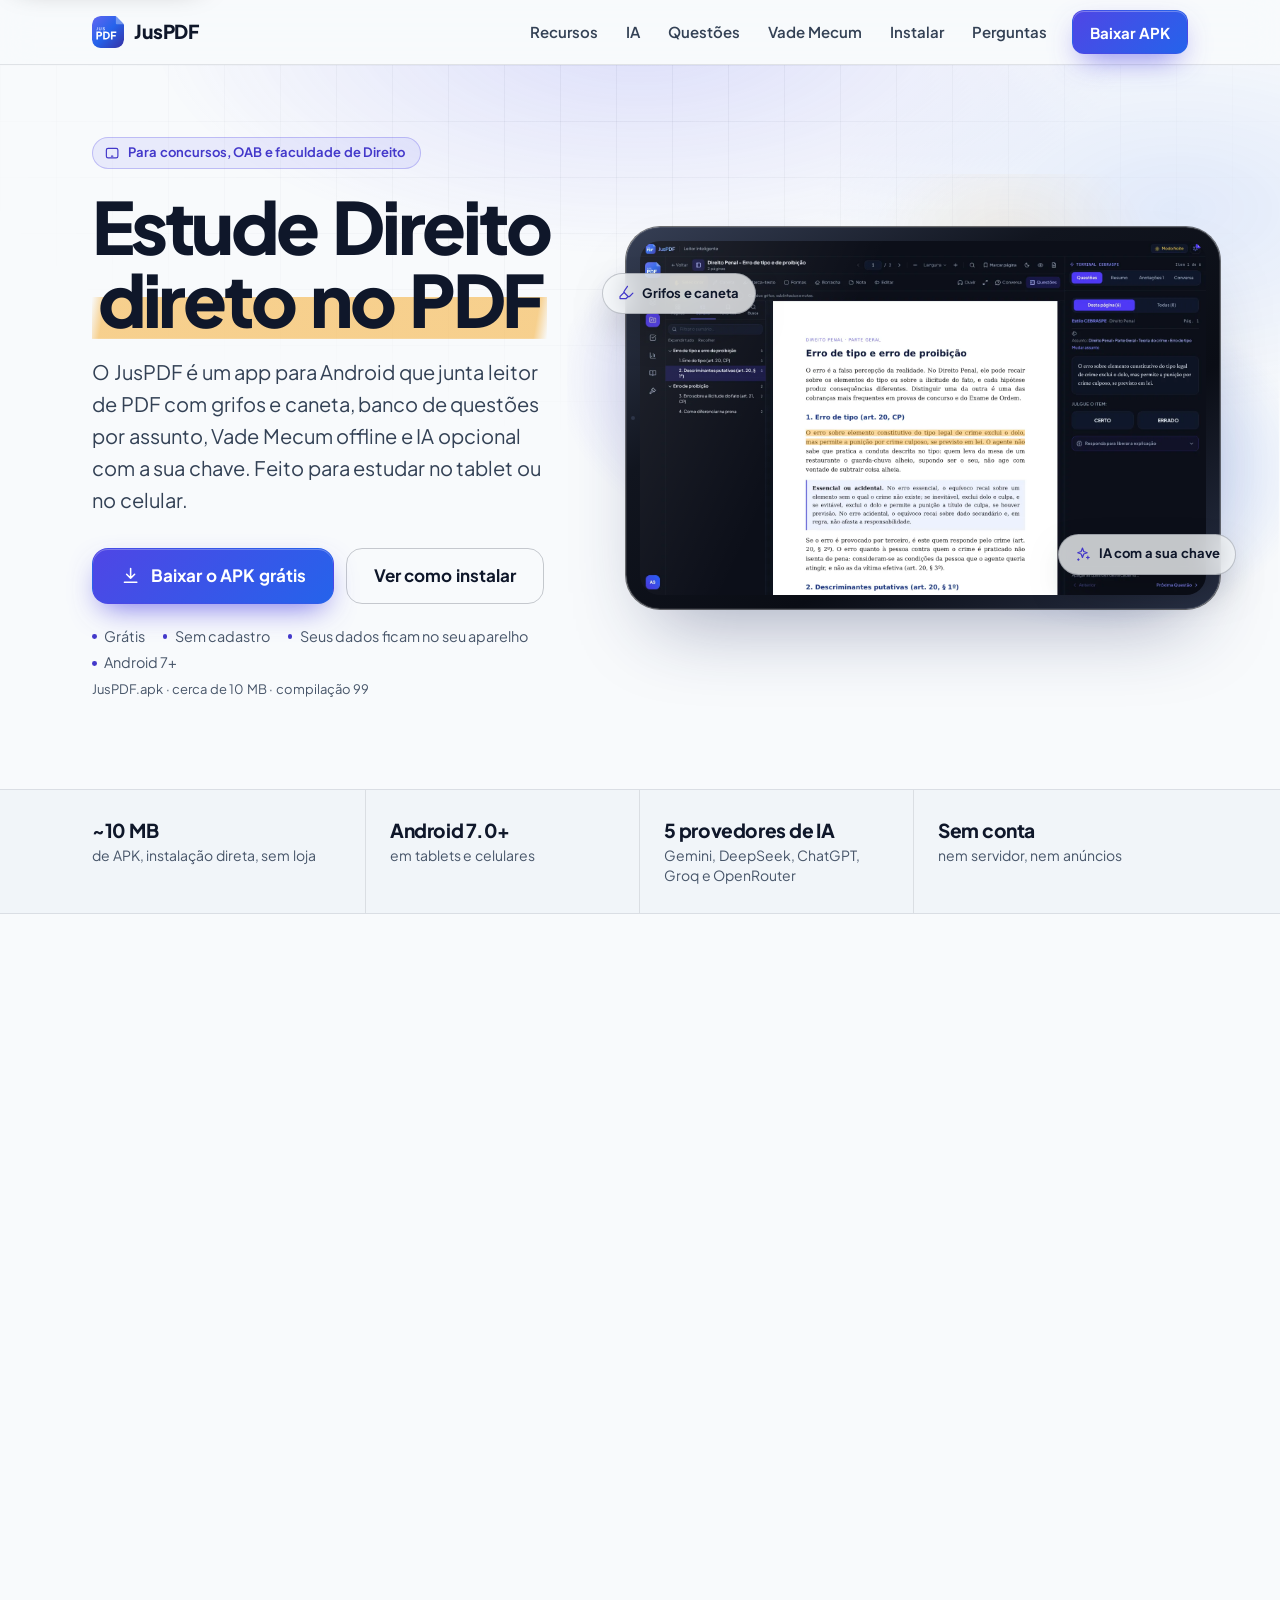
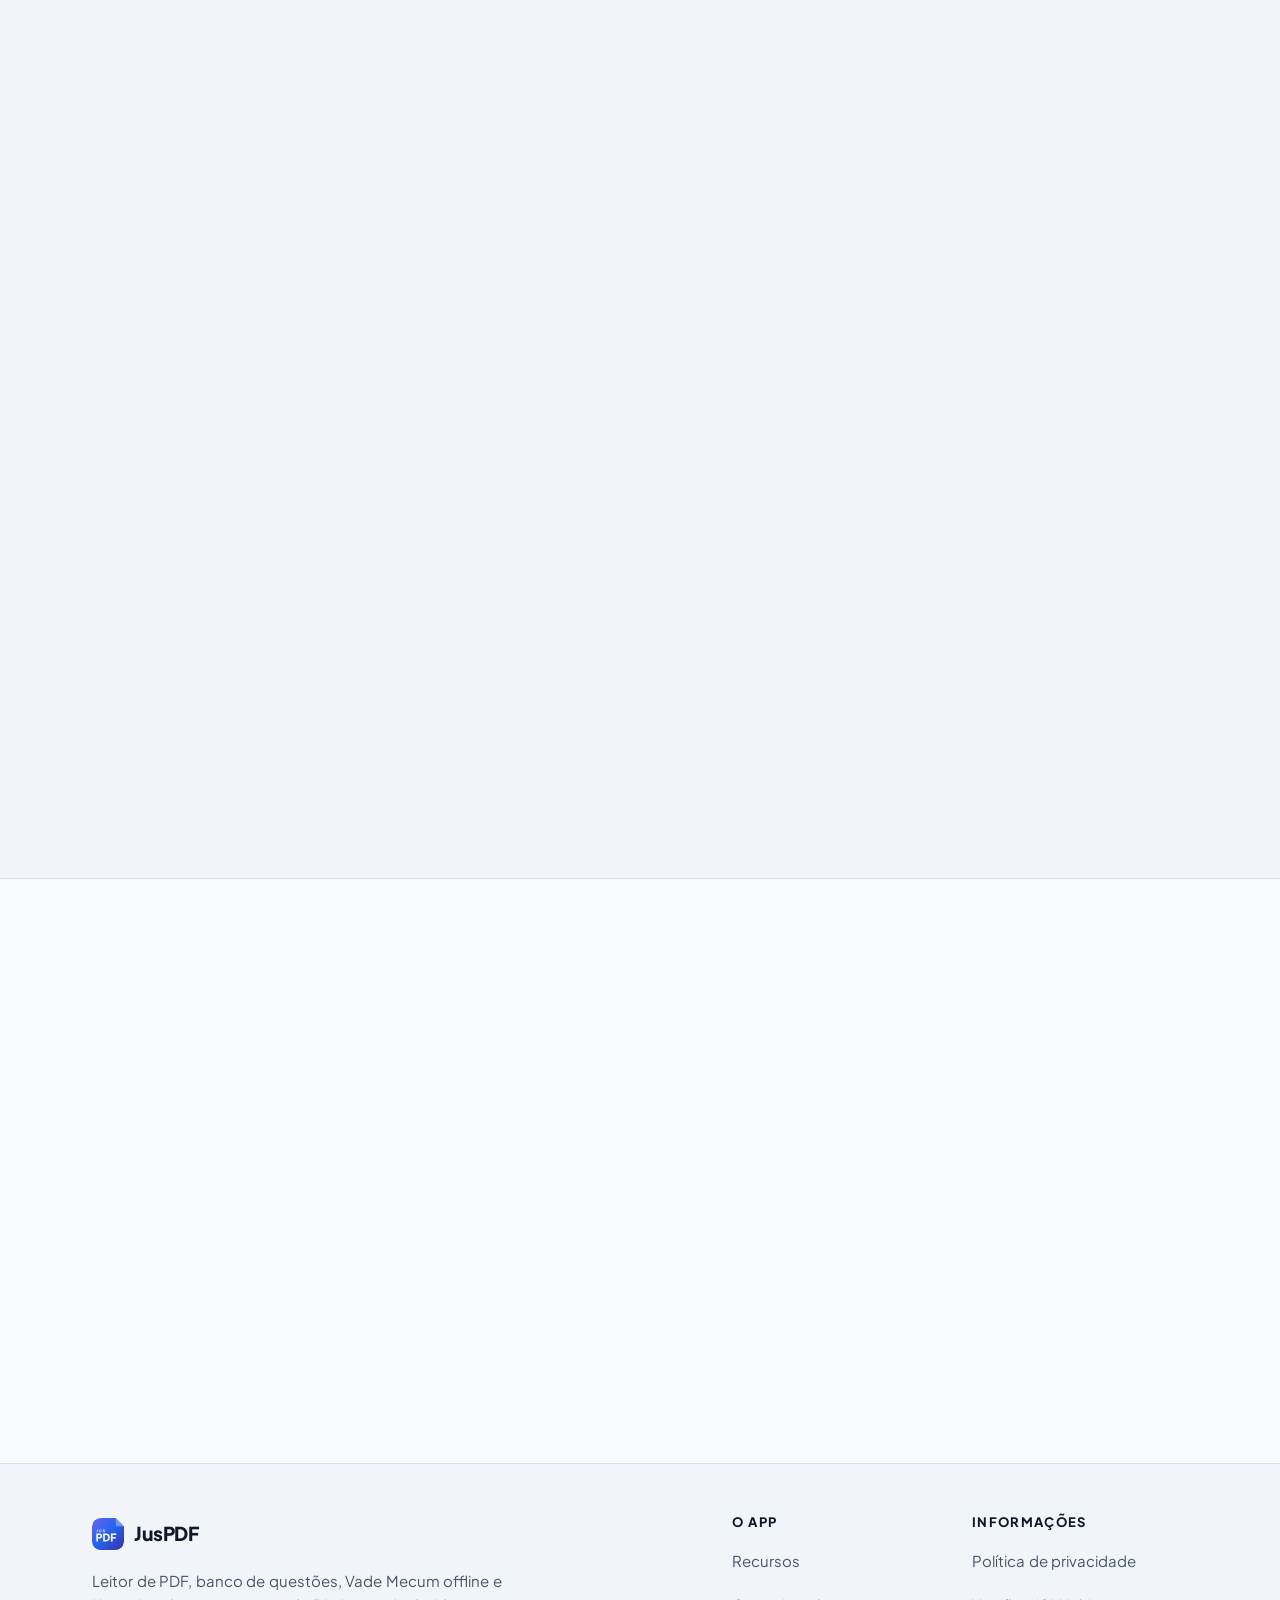
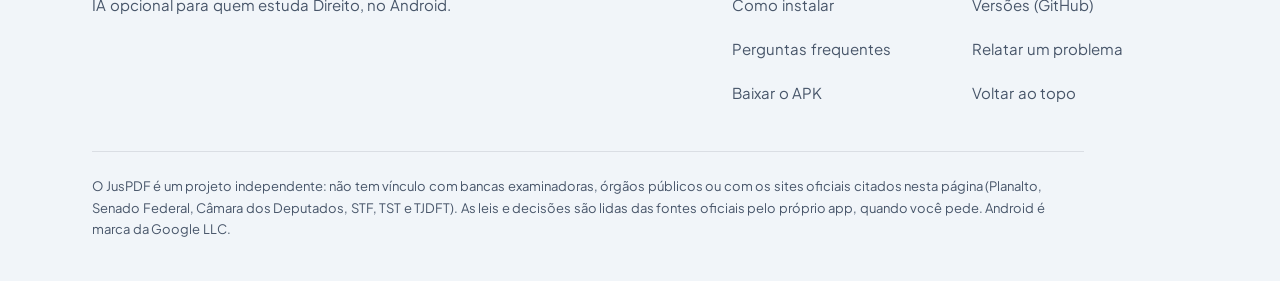
<file: index.html>
<!doctype html><html lang="pt-BR"><head><meta charset="utf-8"><meta name="viewport" content="width=device-width, initial-scale=1"><meta http-equiv="Content-Security-Policy" content="default-src 'none'; script-src 'self'; style-src 'self'; img-src 'self'; font-src 'self'; connect-src 'self'; manifest-src 'self'; base-uri 'none'; form-action 'none'"><meta name="color-scheme" content="dark light"><meta name="theme-color" content="#090D14" media="(prefers-color-scheme: dark)"><meta name="theme-color" content="#F8FAFC" media="(prefers-color-scheme: light)"><meta name="theme-color" content="#090D14"><meta name="application-name" content="JusPDF"><meta name="apple-mobile-web-app-title" content="JusPDF"><link rel="icon" href="favicon.svg" type="image/svg+xml"><link rel="icon" href="assets/icons/favicon-32.png" sizes="32x32" type="image/png"><link rel="apple-touch-icon" href="assets/icons/apple-touch-icon.png"><link rel="manifest" href="manifest.webmanifest"><link rel="preload" href="assets/fonts/plus-jakarta-sans-latin-wght-normal.153fc85b.woff2" as="font" type="font/woff2" crossorigin><link rel="stylesheet" href="assets/css/style.17b8adc8.css"><title>JusPDF – App para estudar Direito no PDF (APK grátis)</title><meta name="description" content="Baixe o JusPDF: leitor de PDF com grifos, banco de questões por assunto, Vade Mecum offline e IA com a sua chave. Para OAB e concursos, no Android. Grátis."><meta name="robots" content="index,follow,max-image-preview:large,max-snippet:-1,max-video-preview:-1"><link rel="canonical" href="https://luolima.github.io/juspdf-releases/"><link rel="alternate" hreflang="pt-BR" href="https://luolima.github.io/juspdf-releases/"><link rel="alternate" hreflang="x-default" href="https://luolima.github.io/juspdf-releases/"><meta property="og:type" content="website"><meta property="og:locale" content="pt_BR"><meta property="og:site_name" content="JusPDF"><meta property="og:title" content="JusPDF – Estude Direito direto no PDF"><meta property="og:description" content="Leitor de PDF com grifos e caneta, banco de questões por assunto, Vade Mecum offline e IA com a sua chave. Para OAB e concursos, no Android. Grátis e sem cadastro."><meta property="og:url" content="https://luolima.github.io/juspdf-releases/"><meta property="og:image" content="https://luolima.github.io/juspdf-releases/assets/og-image.png"><meta property="og:image:type" content="image/png"><meta property="og:image:width" content="1200"><meta property="og:image:height" content="630"><meta property="og:image:alt" content="JusPDF – Estude Direito direto no PDF: logo do app e ilustração de um tablet com um PDF grifado"><meta name="twitter:card" content="summary_large_image"><meta name="twitter:title" content="JusPDF – Estude Direito direto no PDF"><meta name="twitter:description" content="Leitor de PDF com grifos e caneta, banco de questões por assunto, Vade Mecum offline e IA com a sua chave. Grátis, para Android."><meta name="twitter:image" content="https://luolima.github.io/juspdf-releases/assets/og-image.png"><meta name="twitter:image:alt" content="JusPDF – Estude Direito direto no PDF: logo do app e ilustração de um tablet com um PDF grifado"><script type="application/ld+json">{"@context":"https://schema.org","@graph":[{"@type":"WebSite","@id":"https://luolima.github.io/juspdf-releases/#website","url":"https://luolima.github.io/juspdf-releases/","name":"JusPDF","description":"Site de download do JusPDF, app para Android de estudo de Direito com leitor de PDF, banco de questões, Vade Mecum offline e IA opcional.","inLanguage":"pt-BR"},{"@type":"SoftwareApplication","@id":"https://luolima.github.io/juspdf-releases/#app","name":"JusPDF","url":"https://luolima.github.io/juspdf-releases/","description":"App para Android que reúne leitor de PDF com grifos e caneta, banco de questões por assunto, Vade Mecum offline e IA opcional com a chave do próprio aluno, para estudar para concursos públicos, OAB e faculdade de Direito.","applicationCategory":"EducationalApplication","operatingSystem":"Android 7.0+","offers":{"@type":"Offer","price":"0","priceCurrency":"BRL"},"isAccessibleForFree":true,"downloadUrl":"https://github.com/luolima/juspdf-releases/releases/download/latest/JusPDF.apk","fileSize":"10 MB","inLanguage":"pt-BR","image":"https://luolima.github.io/juspdf-releases/assets/og-image.png","featureList":["Leitor de PDF com grifos, sublinhado, caneta, marca-texto, formas, borracha e notas adesivas","Busca no documento, sumário, miniaturas e favoritos","Modo noite, tela cheia com barra de ferramentas flutuante e edição de texto do PDF","Leitura em voz alta","IA opcional com a sua chave: resumo, pontos críticos, questões, simplificar, explicar risco e conversa","Banco de questões com filtros por banca, ano, origem e assunto","Vade Mecum offline com busca de artigos, leis e jurisprudência online","Dados no aparelho, sem conta, sem servidor e sem anúncios"]}]}</script><script type="application/ld+json">{"@context":"https://schema.org","@type":"FAQPage","inLanguage":"pt-BR","mainEntity":[{"@type":"Question","name":"Preciso de internet para usar o JusPDF?","acceptedAnswer":{"@type":"Answer","text":"Não para o essencial. Ler PDFs, grifar, desenhar, resolver questões e consultar as leis já baixadas funciona sem internet. A conexão só é usada quando você pede a IA, busca leis e jurisprudência online, baixa leis para o Vade Mecum ou confere se há atualização."}},{"@type":"Question","name":"O JusPDF é grátis?","acceptedAnswer":{"@type":"Answer","text":"Sim. O app é gratuito, sem anúncios e sem cadastro. A IA é opcional e usa a sua própria chave: o Google Gemini tem plano gratuito, e nos outros provedores valem as regras e os preços de cada um, que o JusPDF não controla."}},{"@type":"Question","name":"Por que o JusPDF não está na Play Store?","acceptedAnswer":{"@type":"Answer","text":"O JusPDF é distribuído apenas como arquivo APK, direto deste site. Por isso, na primeira instalação o Android pede que você permita instalar apps de fora da loja para o navegador ou o gerenciador de arquivos que usou. Depois de instalado, as atualizações chegam com um toque, dentro do próprio app."}},{"@type":"Question","name":"É seguro? Como verifico o arquivo (SHA-256)?","acceptedAnswer":{"@type":"Answer","text":"O JusPDF é um projeto pessoal e o APK é assinado com uma chave de depuração, não com uma chave de loja. Por isso o Android o trata como app de origem desconhecida. Baixe-o só por este site ou pela página de versões no GitHub e, se quiser ter certeza de que o arquivo é o publicado, compare o SHA-256, que aparece na seção “Como instalar” e no arquivo version.json. No computador, use sha256sum JusPDF.apk (Linux), shasum -a 256 JusPDF.apk (macOS) ou Get-FileHash JusPDF.apk (Windows PowerShell): o resultado deve ser idêntico."}},{"@type":"Question","name":"Funciona no iPhone ou no navegador?","acceptedAnswer":{"@type":"Answer","text":"Não. O JusPDF é só para Android 7.0 ou superior, em tablets e celulares. Não existe versão para iPhone ou iPad e também não há versão publicada para usar no navegador."}},{"@type":"Question","name":"Quais IAs posso usar? Preciso pagar?","acceptedAnswer":{"@type":"Answer","text":"Google Gemini (que tem plano gratuito), DeepSeek, ChatGPT, Groq e OpenRouter. Você cria a chave no site do provedor, cola no app e escolhe qual é a principal; as outras que você configurar entram como backup automático se a principal falhar. Qualquer custo é cobrado pelo próprio provedor. A IA é opcional: sem chave, o leitor, o banco de questões e o Vade Mecum continuam funcionando."}},{"@type":"Question","name":"Meus PDFs vão para algum servidor?","acceptedAnswer":{"@type":"Answer","text":"Não. Não existe servidor do JusPDF: seus PDFs, anotações e respostas ficam no aparelho. A única coisa que sai é o trecho de texto que você pede para a IA analisar, enviado direto do aparelho ao provedor que você configurou. Os detalhes estão na política de privacidade ."}},{"@type":"Question","name":"As questões geradas pela IA são de provas reais?","acceptedAnswer":{"@type":"Answer","text":"Não. As questões geradas pela IA são criadas a partir do seu material e podem conter erros: não são questões de provas anteriores nem substituem o gabarito oficial. Para treinar com provas reais, importe o PDF da prova: o app separa as questões do gabarito e reconhece banca, ano, órgão e disciplina. Confira sempre com a lei e com o seu material."}},{"@type":"Question","name":"O JusPDF tem OCR? E PDF escaneado?","acceptedAnswer":{"@type":"Answer","text":"Ainda não há OCR. PDFs escaneados (só imagem) abrem e aceitam desenho e anotações à mão, mas não têm busca nem recursos de IA, porque não há texto para o app ler. PDFs com texto selecionável funcionam por completo."}},{"@type":"Question","name":"Como atualizo o app?","acceptedAnswer":{"@type":"Answer","text":"Depois de instalado, o app confere se há versão nova e a instala com um toque, dentro do próprio app. Se preferir, baixe o APK de novo por esta página: ele é sempre a versão mais recente e instala por cima da atual. Por garantia, faça um backup antes de atualizar manualmente."}}]}</script></head><body id="topo"><svg class="sprite" width="0" height="0" aria-hidden="true" focusable="false"><defs><symbol id="i-download" viewBox="0 0 24 24"><path d="M12 4v11m0 0-4.5-4.5M12 15l4.5-4.5M5 19.5h14"/></symbol><symbol id="i-arrow" viewBox="0 0 24 24"><path d="M5 12h14m0 0-5-5m5 5-5 5"/></symbol><symbol id="i-check" viewBox="0 0 24 24"><path d="m5 12.5 4.5 4.5L19 7.5"/></symbol><symbol id="i-copy" viewBox="0 0 24 24"><rect x="9" y="9" width="11" height="11" rx="2.5"/><path d="M5 15V6.5A2.5 2.5 0 0 1 7.5 4H15"/></symbol><symbol id="i-menu" viewBox="0 0 24 24"><path d="M4 7h16M4 12h16M4 17h16"/></symbol><symbol id="i-close" viewBox="0 0 24 24"><path d="M6 6l12 12M18 6 6 18"/></symbol><symbol id="i-highlighter" viewBox="0 0 24 24"><path d="m9 11-6 6v3h9l3-3"/><path d="m22 12-4.6 4.6a2 2 0 0 1-2.8 0l-5.2-5.2a2 2 0 0 1 0-2.8L14 2"/></symbol><symbol id="i-search" viewBox="0 0 24 24"><circle cx="11" cy="11" r="6.5"/><path d="m20 20-4-4"/></symbol><symbol id="i-moon" viewBox="0 0 24 24"><path d="M20 14.5A8.5 8.5 0 0 1 9.5 4a8.5 8.5 0 1 0 10.5 10.5z"/></symbol><symbol id="i-headphones" viewBox="0 0 24 24"><path d="M4 16v-4a8 8 0 0 1 16 0v4"/><path d="M4 16a2 2 0 0 1 2-2h1v6H6a2 2 0 0 1-2-2zM20 16a2 2 0 0 0-2-2h-1v6h1a2 2 0 0 0 2-2z"/></symbol><symbol id="i-sparkles" viewBox="0 0 24 24"><path d="m11 3 1.9 5.1L18 10l-5.1 1.9L11 17l-1.9-5.1L4 10l5.1-1.9z"/><path d="M19 15v4M17 17h4M5 19v2M4 20h2"/></symbol><symbol id="i-quiz" viewBox="0 0 24 24"><path d="m3.5 6 1.5 1.5L8 4.5M3.5 13l1.5 1.5L8 11.5"/><path d="M11.5 6h9M11.5 13h9M11.5 19.5h9M3.5 19.5h4"/></symbol><symbol id="i-book" viewBox="0 0 24 24"><path d="M12 7c-1.5-1.5-4-2-8-2v12.5c4 0 6.5.5 8 2 1.5-1.5 4-2 8-2V5c-4 0-6.5.5-8 2z"/><path d="M12 7v12.5"/></symbol><symbol id="i-folder" viewBox="0 0 24 24"><path d="M3.5 7.5A2.5 2.5 0 0 1 6 5h3.5l2 2.5H18a2.5 2.5 0 0 1 2.5 2.5v6.5A2.5 2.5 0 0 1 18 19H6a2.5 2.5 0 0 1-2.5-2.5z"/></symbol><symbol id="i-shield" viewBox="0 0 24 24"><path d="M12 3.5 19 6v5.5c0 4.2-2.9 7.6-7 9-4.1-1.4-7-4.8-7-9V6z"/><path d="m9 12 2.2 2.2L15.5 10"/></symbol><symbol id="i-lock" viewBox="0 0 24 24"><rect x="5" y="10.5" width="14" height="9.5" rx="2.5"/><path d="M8 10.5V8a4 4 0 0 1 8 0v2.5"/></symbol><symbol id="i-focus" viewBox="0 0 24 24"><path d="M4 9V5.5A1.5 1.5 0 0 1 5.5 4H9M15 4h3.5A1.5 1.5 0 0 1 20 5.5V9M20 15v3.5a1.5 1.5 0 0 1-1.5 1.5H15M9 20H5.5A1.5 1.5 0 0 1 4 18.5V15"/></symbol><symbol id="i-tablet" viewBox="0 0 24 24"><rect x="3.5" y="5" width="17" height="14" rx="2.5"/><path d="M11 16.5h2"/></symbol><symbol id="i-clock" viewBox="0 0 24 24"><circle cx="12" cy="12" r="8.5"/><path d="M12 7.5V12l3 2"/></symbol><symbol id="i-key" viewBox="0 0 24 24"><circle cx="8" cy="15" r="3.8"/><path d="m10.7 12.3 8.3-8.3M16 7l2.5 2.5M13.5 9.5 15.5 11.5"/></symbol><symbol id="i-bookmark" viewBox="0 0 24 24"><path d="M7 4h10a1 1 0 0 1 1 1v15l-6-4-6 4V5a1 1 0 0 1 1-1z"/></symbol><symbol id="i-external" viewBox="0 0 24 24"><path d="M14 5h5v5M19 5l-8 8M18 14v4a1.5 1.5 0 0 1-1.5 1.5h-10A1.5 1.5 0 0 1 5 18V8a1.5 1.5 0 0 1 1.5-1.5H10"/></symbol><symbol id="i-file" viewBox="0 0 24 24"><path d="M14 3.5H7.5a2 2 0 0 0-2 2v13a2 2 0 0 0 2 2h9a2 2 0 0 0 2-2V8z"/><path d="M14 3.5V8h4.5M9 13h6M9 16.5h4"/></symbol><symbol id="i-scale" viewBox="0 0 24 24"><path d="M12 4v16M7.5 20h9M5 7.5l7-3 7 3"/><path d="m5 7.5-2.5 6a3 3 0 0 0 5 0zM19 7.5l-2.5 6a3 3 0 0 0 5 0z"/></symbol><symbol id="i-refresh" viewBox="0 0 24 24"><path d="M4 12a8 8 0 0 1 13.7-5.7L20 8.5M20 4v4.5h-4.5M20 12a8 8 0 0 1-13.7 5.7L4 15.5M4 20v-4.5h4.5"/></symbol><symbol id="i-offline" viewBox="0 0 24 24"><path d="M3 3l18 18"/><path d="M8.5 16.4a5 5 0 0 1 7 0M5 12.9a10 10 0 0 1 3.6-2.2M10.7 6.1A15 15 0 0 1 22 9M2 9a15 15 0 0 1 3.6-2.6M12 20h.01"/></symbol><symbol id="i-device" viewBox="0 0 24 24"><rect x="6" y="3" width="12" height="18" rx="2.5"/><path d="M11 18h2"/></symbol></defs></svg><a class="skip" href="#conteudo">Ir para o conteúdo</a><header class="site-header"><div class="wrap bar"><a class="brand" href="./" aria-label="JusPDF, página inicial"> <img src="favicon.svg" width="32" height="32" alt=""> <span class="brand-name">JusPDF</span> </a><nav class="nav" aria-label="Principal"><a href="./#recursos">Recursos</a> <a href="./#ia">IA</a> <a href="./#questoes">Questões</a> <a href="./#vade-mecum">Vade Mecum</a> <a href="./#instalar">Instalar</a> <a href="./#faq">Perguntas</a></nav><div class="bar-end"><a class="btn btn-primary btn-sm" href="https://github.com/luolima/juspdf-releases/releases/download/latest/JusPDF.apk" download="JusPDF.apk" rel="noopener" type="application/vnd.android.package-archive">Baixar APK</a><details class="menu"><summary aria-label="Abrir menu"><svg class="ico" aria-hidden="true"><use href="#i-menu"/></svg></summary><nav class="menu-panel" aria-label="Menu"><a href="./#recursos">Recursos</a> <a href="./#ia">IA com a sua chave</a> <a href="./#questoes">Banco de questões</a> <a href="./#vade-mecum">Vade Mecum</a> <a href="./#privacidade">Privacidade</a> <a href="./#instalar">Como instalar</a> <a href="./#faq">Perguntas frequentes</a></nav></details></div></div></header><main id="conteudo" tabindex="-1"><section class="hero" aria-labelledby="titulo"><div class="wrap hero-grid"><div class="hero-copy"><p class="pill"><svg class="ico" aria-hidden="true" focusable="false"><use href="#i-tablet"/></svg>Para concursos, OAB e faculdade de Direito</p><h1 id="titulo">Estude Direito <span class="hl">direto no PDF</span></h1><p class="lead">O JusPDF é um app para Android que junta leitor de PDF com grifos e caneta, banco de questões por assunto, Vade Mecum offline e IA opcional com a sua chave. Feito para estudar no tablet ou no celular.</p><div class="cta-row"><a class="btn btn-primary btn-lg" href="https://github.com/luolima/juspdf-releases/releases/download/latest/JusPDF.apk" download="JusPDF.apk" rel="noopener" type="application/vnd.android.package-archive"><svg class="ico" aria-hidden="true" focusable="false"><use href="#i-download"/></svg>Baixar o APK grátis</a> <a class="btn btn-ghost btn-lg" href="#instalar">Ver como instalar</a></div><ul class="trust" aria-label="Resumo"><li>Grátis</li><li>Sem cadastro</li><li>Seus dados ficam no seu aparelho</li><li>Android 7+</li></ul><p class="dl-meta">JusPDF.apk · cerca de 10 MB · <span data-build>sempre a versão mais recente</span></p></div><div class="device-wrap"><div class="glow" aria-hidden="true"></div><p class="chip chip-a" aria-hidden="true"><svg class="ico"><use href="#i-highlighter"/></svg>Grifos e caneta</p><p class="chip chip-b" aria-hidden="true"><svg class="ico"><use href="#i-sparkles"/></svg>IA com a sua chave</p><div class="tablet tablet-float"><div class="screen"><img src="assets/screens/leitor.1230f28c.webp" width="1600" height="1000" alt="Leitor de PDF do JusPDF em um tablet: apostila de Direito Penal com o sumário à esquerda, um trecho grifado e o painel de questões à direita" fetchpriority="high" decoding="async"></div></div></div></div></section><section class="facts" aria-label="O JusPDF em números"><div class="wrap"><ul class="facts-list"><li><strong>~10 MB</strong><span>de APK, instalação direta, sem loja</span></li><li><strong>Android 7.0+</strong><span>em tablets e celulares</span></li><li><strong>5 provedores de IA</strong><span>Gemini, DeepSeek, ChatGPT, Groq e OpenRouter</span></li><li><strong>Sem conta</strong><span>nem servidor, nem anúncios</span></li></ul></div></section><section id="recursos" class="section" aria-labelledby="h-recursos"><div class="wrap"><header class="sec-head reveal"><p class="eyebrow">Recursos</p><h2 id="h-recursos">Tudo o que você usa para estudar, num só app</h2><p class="lead">Do PDF da apostila ao banco de questões e à lei seca: o JusPDF reúne as ferramentas do estudo jurídico e funciona sem internet para o essencial.</p></header><ul class="cards"><li class="card reveal"><span class="tile"><svg class="ico" aria-hidden="true" focusable="false"><use href="#i-highlighter"/></svg></span><h3>Leitor de PDF como o Acrobat</h3><p>Grife, sublinhe e risque o texto, escreva com a caneta e o marca-texto, desenhe formas e use a borracha e as notas adesivas.</p></li><li class="card reveal"><span class="tile"><svg class="ico" aria-hidden="true" focusable="false"><use href="#i-search"/></svg></span><h3>Busca, sumário e favoritos</h3><p>Pesquise no documento com lista de resultados, navegue pelo sumário (do PDF ou montado a partir dos títulos), pelas miniaturas e pelos favoritos.</p></li><li class="card reveal"><span class="tile"><svg class="ico" aria-hidden="true" focusable="false"><use href="#i-moon"/></svg></span><h3>Modo noite e tela cheia</h3><p>Escureça o PDF para ler à noite, ajuste zoom, giro e layouts e use a tela cheia, com uma barra de ferramentas compacta que flutua sobre a página, para estudar sem distração.</p></li><li class="card reveal"><span class="tile"><svg class="ico" aria-hidden="true" focusable="false"><use href="#i-headphones"/></svg></span><h3>Ouvir o material</h3><p>Com o recurso Ouvir, o app lê o PDF em voz alta para você revisar sem ficar com os olhos na tela o tempo todo.</p></li><li class="card reveal"><span class="tile"><svg class="ico" aria-hidden="true" focusable="false"><use href="#i-sparkles"/></svg></span><h3>IA com a sua chave</h3><p>Resumo, pontos críticos, questões sob demanda, “Simplificar”, “Explicar risco” e conversa sobre o material. Opcional e sem servidor no meio.</p></li><li class="card reveal"><span class="tile"><svg class="ico" aria-hidden="true" focusable="false"><use href="#i-quiz"/></svg></span><h3>Banco de questões por assunto</h3><p>Importe provas reais em PDF, gere questões e filtre por banca, ano, origem e assunto, na árvore Disciplina › grupo › tópico.</p></li><li class="card reveal"><span class="tile"><svg class="ico" aria-hidden="true" focusable="false"><use href="#i-book"/></svg></span><h3>Vade Mecum offline</h3><p>As principais leis baixadas do texto oficial do Planalto, com busca por artigo, mais busca online de leis e jurisprudência.</p></li><li class="card reveal"><span class="tile"><svg class="ico" aria-hidden="true" focusable="false"><use href="#i-folder"/></svg></span><h3>Pastas, metas e tempo de leitura</h3><p>Organize os PDFs em pastas, acompanhe o tempo de leitura e a meta diária, importe só um intervalo de páginas e exporte uma cópia com as suas anotações.</p></li></ul></div></section><section id="leitor" class="section band" aria-labelledby="h-leitor"><div class="wrap"><header class="sec-head reveal"><p class="eyebrow">Leitor de PDF</p><h2 id="h-leitor">Leia, grife e desenhe direto na página</h2><p class="lead">Nada de exportar nem copiar o texto para outro lugar: grifos, desenhos e notas ficam sobre o próprio PDF, e você ainda pode exportar uma cópia com eles e com as suas edições.</p></header><div class="duo"><figure class="shot reveal"><div class="tablet tablet-sm"><div class="screen"><img src="assets/screens/edicao.da08470b.webp" width="1600" height="1000" alt="Janela de edição de texto do JusPDF aberta sobre uma página de PDF, com o texto original, o campo do texto novo, cores, negrito e prévia" loading="lazy" decoding="async"></div></div><figcaption><strong>Edite o texto do PDF.</strong> Toque numa linha para trocar ou apagar o texto, ou arraste para apagar uma área. O arquivo original não muda: a edição entra na cópia que você salvar. O texto apagado fica só coberto, então não serve para esconder dados sigilosos.</figcaption></figure><figure class="shot reveal"><div class="tablet tablet-sm"><div class="screen"><img src="assets/screens/fullscreen.fa7f4b9f.webp" width="1600" height="1000" alt="Tela cheia do JusPDF: a página do PDF sem barras, com um trecho grifado e uma barra de ferramentas compacta flutuando na parte de baixo" loading="lazy" decoding="async"></div></div><figcaption><strong>Foco total.</strong> Em tela cheia somem as barras e as ferramentas ficam numa barra compacta que flutua: arraste para fora do caminho, recolha ou volte quando quiser.</figcaption></figure></div><ul class="tags reveal" aria-label="Ferramentas do leitor"><li>Grifar</li><li>Sublinhar</li><li>Riscar</li><li>Caneta</li><li>Marca-texto</li><li>Formas</li><li>Borracha</li><li>Notas adesivas</li><li>Busca com lista de resultados</li><li>Sumário</li><li>Miniaturas</li><li>Favoritos</li><li>Modo noite</li><li>Ouvir</li><li>Zoom e giro</li><li>Tela cheia</li><li>Editar texto do PDF</li></ul></div></section><section id="ia" class="section" aria-labelledby="h-ia"><div class="wrap split"><div class="split-copy"><header class="sec-head reveal"><p class="eyebrow">Inteligência artificial</p><h2 id="h-ia">IA com a sua chave: resumo, pontos críticos e questões</h2><p class="lead">A IA é opcional. Você cola a chave de um provedor no app e usa a IA sobre o seu material, sem conta no JusPDF e sem servidor no meio: o texto vai direto do aparelho ao provedor que você escolheu.</p></header><ul class="checks reveal"><li><svg class="ico" aria-hidden="true" focusable="false"><use href="#i-check"/></svg><span><strong>Resumo</strong> do PDF ou de um trecho.</span></li><li><svg class="ico" aria-hidden="true" focusable="false"><use href="#i-check"/></svg><span><strong>Pontos críticos</strong> que costumam ser cobrados em prova.</span></li><li><svg class="ico" aria-hidden="true" focusable="false"><use href="#i-check"/></svg><span><strong>Questões sob demanda</strong> a partir de uma página, de um assunto (a seção do sumário em que você está) ou de um intervalo de páginas.</span></li><li><svg class="ico" aria-hidden="true" focusable="false"><use href="#i-check"/></svg><span><strong>Simplificar</strong> um trecho difícil e <strong>Explicar risco</strong> do que pode cair.</span></li><li><svg class="ico" aria-hidden="true" focusable="false"><use href="#i-check"/></svg><span><strong>Conversa livre</strong> sobre o material que você está lendo.</span></li></ul><p class="note reveal"><svg class="ico" aria-hidden="true" focusable="false"><use href="#i-shield"/></svg><span>A IA pode errar. Use-a como apoio e confira sempre com a lei e com o seu material.</span></p></div><div class="split-visual reveal"><div class="flow" role="group" aria-label="Como a IA funciona no JusPDF"><div class="flow-step"><span class="tile"><svg class="ico" aria-hidden="true" focusable="false"><use href="#i-device"/></svg></span><div><h3>Seu aparelho</h3><p>O PDF, a sua chave e as respostas ficam aqui. Só o trecho que você pedir é enviado.</p></div></div><p class="flow-link"><svg class="ico" aria-hidden="true" focusable="false"><use href="#i-arrow"/></svg>direto, sem servidor do JusPDF</p><div class="flow-step"><span class="tile tile-accent"><svg class="ico" aria-hidden="true" focusable="false"><use href="#i-sparkles"/></svg></span><div><h3>IA principal, à sua escolha</h3><p>Você define qual provedor é perguntado primeiro.</p><ul class="provs" aria-label="Provedores compatíveis"><li>Google Gemini</li><li>DeepSeek</li><li>ChatGPT</li><li>Groq</li><li>OpenRouter</li></ul></div></div><p class="flow-link"><svg class="ico" aria-hidden="true" focusable="false"><use href="#i-refresh"/></svg>se a principal falhar</p><div class="flow-step"><span class="tile"><svg class="ico" aria-hidden="true" focusable="false"><use href="#i-key"/></svg></span><div><h3>Backups automáticos</h3><p>O app tenta as outras IAs que você configurou, sem você precisar fazer nada. O Google Gemini tem plano gratuito.</p></div></div></div></div></div></section><section id="questoes" class="section band" aria-labelledby="h-questoes"><div class="wrap split split-rev"><div class="split-visual reveal"><div class="stack"><div class="tablet tablet-sm"><div class="screen"><img src="assets/screens/questoes.f940c04f.webp" width="1600" height="1000" alt="Banco de questões do JusPDF com uma questão de múltipla escolha de Direito Penal, os assuntos reconhecidos nela e os filtros por situação, assunto e disciplina" loading="lazy" decoding="async"></div></div><div class="float-card tree" role="group" aria-label="Exemplo de árvore de assuntos"><p class="float-h">Filtrar por assunto</p><ul class="tree-list"><li><span>Direito Penal</span><ul><li><span>Parte Geral</span><ul><li class="on"><span>Erro de tipo</span></li></ul></li></ul></li></ul></div></div></div><div class="split-copy"><header class="sec-head reveal"><p class="eyebrow">Banco de questões</p><h2 id="h-questoes">Banco de questões por assunto, do seu jeito</h2><p class="lead">Monte o seu caderno de treino com provas reais que você importa e com questões geradas a partir do seu material, e estude um assunto de cada vez.</p></header><ul class="checks reveal"><li><svg class="ico" aria-hidden="true" focusable="false"><use href="#i-check"/></svg><span><strong>Importe provas reais em PDF.</strong> O app separa as questões do gabarito e reconhece banca, ano, órgão e disciplina.</span></li><li><svg class="ico" aria-hidden="true" focusable="false"><use href="#i-check"/></svg><span><strong>Filtre</strong> por banca, ano, origem e por <strong>assunto</strong>, numa árvore Disciplina › grupo › tópico, como Direito Penal › Parte Geral › Erro de tipo.</span></li><li><svg class="ico" aria-hidden="true" focusable="false"><use href="#i-check"/></svg><span><strong>Gere questões com IA</strong> de uma página, do assunto em que você está lendo (pelo sumário) ou de um intervalo de páginas, só quando você pede, sempre separadas das de provas reais.</span></li><li><svg class="ico" aria-hidden="true" focusable="false"><use href="#i-check"/></svg><span><strong>Acompanhe o desempenho</strong> com estatísticas e meta diária.</span></li></ul></div></div></section><section id="vade-mecum" class="section" aria-labelledby="h-vade"><div class="wrap split"><div class="split-copy"><header class="sec-head reveal"><p class="eyebrow">Vade Mecum e jurisprudência</p><h2 id="h-vade">Vade Mecum offline e busca de jurisprudência</h2><p class="lead">As principais leis ficam no aparelho, baixadas do texto oficial do Planalto, e podem ser consultadas sem internet. Para o resto, o app busca online e guarda só o que você escolher.</p></header><ul class="laws reveal" aria-label="Leis do Vade Mecum offline"><li><abbr title="Constituição Federal">CF</abbr><span>Constituição Federal</span></li><li><abbr title="Código Penal">CP</abbr><span>Código Penal</span></li><li><abbr title="Código de Processo Penal">CPP</abbr><span>Código de Processo Penal</span></li><li><abbr title="Código Civil">CC</abbr><span>Código Civil</span></li><li><abbr title="Código de Processo Civil">CPC</abbr><span>Código de Processo Civil</span></li><li><abbr title="Consolidação das Leis do Trabalho">CLT</abbr><span>Consolidação das Leis do Trabalho</span></li><li><abbr title="Código de Defesa do Consumidor">CDC</abbr><span>Código de Defesa do Consumidor</span></li><li><abbr title="Código Tributário Nacional">CTN</abbr><span>Código Tributário Nacional</span></li><li><abbr title="Lei de Execução Penal">LEP</abbr><span>Lei de Execução Penal</span></li><li><abbr title="Estatuto da Criança e do Adolescente">ECA</abbr><span>Estatuto da Criança e do Adolescente</span></li><li><abbr title="Lei 8.112">8.112</abbr><span>Lei 8.112 (servidores federais)</span></li><li><abbr title="Lei 14.133">14.133</abbr><span>Lei 14.133 (licitações e contratos)</span></li></ul><ul class="checks reveal"><li><svg class="ico" aria-hidden="true" focusable="false"><use href="#i-check"/></svg><span><strong>Busca de artigos</strong> nas leis que estão no aparelho.</span></li><li><svg class="ico" aria-hidden="true" focusable="false"><use href="#i-check"/></svg><span><strong>Busca online de leis</strong> no Planalto, no Senado e na Câmara, salvando só a que interessa.</span></li><li><svg class="ico" aria-hidden="true" focusable="false"><use href="#i-check"/></svg><span><strong>Jurisprudência</strong> do STF, do TST e do TJDFT.</span></li></ul></div><div class="split-visual reveal"><div class="stack"><div class="tablet tablet-sm"><div class="screen"><img src="assets/screens/vade-mecum.e12f7fe3.webp" width="1600" height="1000" alt="Vade Mecum do JusPDF no tablet: a busca por erro de tipo mostra o artigo 20 do Código Penal" loading="lazy" decoding="async"></div></div><blockquote class="float-card legal-quote"><p>“O erro sobre elemento constitutivo do tipo legal de crime exclui o dolo, mas permite a punição por crime culposo, se previsto em lei.”</p><footer>Código Penal, art. 20 · exemplo de dispositivo legal</footer></blockquote></div></div></div></section><section id="privacidade" class="section band" aria-labelledby="h-priv"><div class="wrap"><header class="sec-head reveal"><p class="eyebrow">Privacidade</p><h2 id="h-priv">Privacidade de verdade: seus estudos ficam com você</h2><p class="lead">Não existe conta, login nem servidor do JusPDF. O app não tem anúncios nem rastreamento, e a leitura funciona sem internet.</p></header><div class="priv-grid"><div class="panel reveal"><span class="tile"><svg class="ico" aria-hidden="true" focusable="false"><use href="#i-lock"/></svg></span><h3>Fica só no seu aparelho</h3><ul class="dots"><li>Seus PDFs, grifos, desenhos e notas</li><li>Questões, respostas, estatísticas e meta diária</li><li>As leis baixadas para o Vade Mecum</li><li>As chaves das IAs que você configurou</li></ul></div><div class="panel reveal"><span class="tile"><svg class="ico" aria-hidden="true" focusable="false"><use href="#i-external"/></svg></span><h3>Só sai quando você pede</h3><ul class="dots"><li>O trecho de texto que você manda para a IA, direto ao provedor escolhido</li><li>As buscas de leis e jurisprudência (Planalto, Senado, Câmara, STF, TST e TJDFT)</li><li>A consulta de atualizações ao repositório público de versões no GitHub</li></ul></div><div class="panel panel-accent reveal"><span class="tile"><svg class="ico" aria-hidden="true" focusable="false"><use href="#i-shield"/></svg></span><h3>O app nunca envia seus PDFs</h3><p>Seus arquivos não saem do aparelho. Para apagar tudo, basta desinstalar o app. O backup, se você fizer um, é um arquivo seu e inclui as chaves de API em texto simples: guarde-o com cuidado.</p><p><a class="link" href="privacidade.html">Ler a política de privacidade completa<svg class="ico" aria-hidden="true" focusable="false"><use href="#i-arrow"/></svg></a></p></div></div></div></section><section id="instalar" class="section" aria-labelledby="h-instalar"><div class="wrap"><header class="sec-head reveal"><p class="eyebrow">Instalação</p><h2 id="h-instalar">Como instalar o JusPDF em 3 passos</h2><p class="lead">O JusPDF não está na Play Store: você instala a partir de um arquivo APK. Leva um minuto e o ajuste do Android é feito uma única vez.</p></header><ol class="steps"><li class="step reveal"><span class="num" aria-hidden="true">1</span><h3>Baixe o APK</h3><p>Toque no botão e baixe o JusPDF.apk, de cerca de 10 MB. O arquivo é sempre a versão mais recente.</p><a class="btn btn-primary" href="https://github.com/luolima/juspdf-releases/releases/download/latest/JusPDF.apk" download="JusPDF.apk" rel="noopener" type="application/vnd.android.package-archive"><svg class="ico" aria-hidden="true" focusable="false"><use href="#i-download"/></svg>Baixar o APK</a></li><li class="step reveal"><span class="num" aria-hidden="true">2</span><h3>Permita a instalação</h3><p>Ao abrir o arquivo, o Android pode pedir permissão para instalar apps de fora da loja. Autorize o navegador (ou o gerenciador de arquivos) que você usou para baixar. É só na primeira vez.</p></li><li class="step reveal"><span class="num" aria-hidden="true">3</span><h3>Abra e estude</h3><p>Abra o JusPDF, adicione os seus PDFs e comece a grifar. Depois disso, as atualizações são instaladas com um toque, dentro do próprio app.</p></li></ol><div class="verify reveal" id="verificar"><div class="verify-icon"><svg class="ico" aria-hidden="true" focusable="false"><use href="#i-shield"/></svg></div><div class="verify-body"><h3>Quer conferir o arquivo? (opcional)</h3><p>Compare o SHA-256 do JusPDF.apk baixado com o código publicado da versão atual. Requer Android 7.0 ou superior.</p><div class="hash" data-sha-box hidden><p class="hash-label"><span data-build-label>Compilação</span> · SHA-256</p><div class="hash-row"><code id="sha" data-sha></code> <button class="btn btn-ghost btn-sm" type="button" data-copy aria-describedby="copy-status"><svg class="ico" aria-hidden="true" focusable="false"><use href="#i-copy"/></svg><span>Copiar</span></button></div><p class="sr-only" id="copy-status" role="status" aria-live="polite" data-copy-status></p></div><p class="hash-fallback" data-sha-fallback>O código SHA-256 da versão atual está publicado no arquivo <a class="link" href="https://github.com/luolima/juspdf-releases/releases/download/latest/version.json" rel="noopener">version.json</a> (campo <code>apkSha256</code>).</p></div></div></div></section><section id="faq" class="section band" aria-labelledby="h-faq"><div class="wrap faq-wrap"><header class="sec-head reveal"><p class="eyebrow">Perguntas frequentes</p><h2 id="h-faq">Perguntas frequentes sobre o JusPDF</h2><p class="lead">Respostas diretas, inclusive sobre o que o app ainda não faz.</p></header><div class="faq reveal"><details class="faq-item"><summary>Preciso de internet para usar o JusPDF?</summary><div class="faq-a"><p>Não para o essencial. Ler PDFs, grifar, desenhar, resolver questões e consultar as leis já baixadas funciona sem internet. A conexão só é usada quando você pede a IA, busca leis e jurisprudência online, baixa leis para o Vade Mecum ou confere se há atualização.</p></div></details><details class="faq-item"><summary>O JusPDF é grátis?</summary><div class="faq-a"><p>Sim. O app é gratuito, sem anúncios e sem cadastro. A IA é opcional e usa a sua própria chave: o Google Gemini tem plano gratuito, e nos outros provedores valem as regras e os preços de cada um, que o JusPDF não controla.</p></div></details><details class="faq-item"><summary>Por que o JusPDF não está na Play Store?</summary><div class="faq-a"><p>O JusPDF é distribuído apenas como arquivo APK, direto deste site. Por isso, na primeira instalação o Android pede que você permita instalar apps de fora da loja para o navegador ou o gerenciador de arquivos que usou. Depois de instalado, as atualizações chegam com um toque, dentro do próprio app.</p></div></details><details class="faq-item"><summary>É seguro? Como verifico o arquivo (SHA-256)?</summary><div class="faq-a"><p>O JusPDF é um projeto pessoal e o APK é assinado com uma chave de depuração, não com uma chave de loja. Por isso o Android o trata como app de origem desconhecida. Baixe-o só por este site ou pela página de versões no GitHub e, se quiser ter certeza de que o arquivo é o publicado, compare o SHA-256, que aparece na seção “Como instalar” e no arquivo version.json. No computador, use <code>sha256sum JusPDF.apk</code> (Linux), <code>shasum -a 256 JusPDF.apk</code> (macOS) ou <code>Get-FileHash JusPDF.apk</code> (Windows PowerShell): o resultado deve ser idêntico.</p></div></details><details class="faq-item"><summary>Funciona no iPhone ou no navegador?</summary><div class="faq-a"><p>Não. O JusPDF é só para Android 7.0 ou superior, em tablets e celulares. Não existe versão para iPhone ou iPad e também não há versão publicada para usar no navegador.</p></div></details><details class="faq-item"><summary>Quais IAs posso usar? Preciso pagar?</summary><div class="faq-a"><p>Google Gemini (que tem plano gratuito), DeepSeek, ChatGPT, Groq e OpenRouter. Você cria a chave no site do provedor, cola no app e escolhe qual é a principal; as outras que você configurar entram como backup automático se a principal falhar. Qualquer custo é cobrado pelo próprio provedor. A IA é opcional: sem chave, o leitor, o banco de questões e o Vade Mecum continuam funcionando.</p></div></details><details class="faq-item"><summary>Meus PDFs vão para algum servidor?</summary><div class="faq-a"><p>Não. Não existe servidor do JusPDF: seus PDFs, anotações e respostas ficam no aparelho. A única coisa que sai é o trecho de texto que você pede para a IA analisar, enviado direto do aparelho ao provedor que você configurou. Os detalhes estão na <a class="link" href="privacidade.html">política de privacidade</a>.</p></div></details><details class="faq-item"><summary>As questões geradas pela IA são de provas reais?</summary><div class="faq-a"><p>Não. As questões geradas pela IA são criadas a partir do seu material e podem conter erros: não são questões de provas anteriores nem substituem o gabarito oficial. Para treinar com provas reais, importe o PDF da prova: o app separa as questões do gabarito e reconhece banca, ano, órgão e disciplina. Confira sempre com a lei e com o seu material.</p></div></details><details class="faq-item"><summary>O JusPDF tem OCR? E PDF escaneado?</summary><div class="faq-a"><p>Ainda não há OCR. PDFs escaneados (só imagem) abrem e aceitam desenho e anotações à mão, mas não têm busca nem recursos de IA, porque não há texto para o app ler. PDFs com texto selecionável funcionam por completo.</p></div></details><details class="faq-item"><summary>Como atualizo o app?</summary><div class="faq-a"><p>Depois de instalado, o app confere se há versão nova e a instala com um toque, dentro do próprio app. Se preferir, baixe o APK de novo por esta página: ele é sempre a versão mais recente e instala por cima da atual. Por garantia, faça um backup antes de atualizar manualmente.</p></div></details></div></div></section><section class="cta-band" aria-labelledby="h-cta"><div class="wrap"><div class="cta-card reveal"><h2 id="h-cta">Pronto para estudar direto no PDF?</h2><p>Baixe o JusPDF, abra a sua apostila e grife a primeira página. Sem cadastro e sem pagar nada.</p><div class="cta-row cta-row-center"><a class="btn btn-light btn-lg" href="https://github.com/luolima/juspdf-releases/releases/download/latest/JusPDF.apk" download="JusPDF.apk" rel="noopener" type="application/vnd.android.package-archive"><svg class="ico" aria-hidden="true" focusable="false"><use href="#i-download"/></svg>Baixar o APK grátis</a> <a class="btn btn-outline-light btn-lg" href="#instalar">Ver como instalar</a></div><p class="cta-meta">Android 7.0+ · cerca de 10 MB · <span data-build>sempre a versão mais recente</span></p></div></div></section></main><footer class="site-footer"><div class="wrap"><div class="foot-grid"><div class="foot-brand"><a class="brand" href="./" aria-label="JusPDF, página inicial"> <img src="favicon.svg" width="32" height="32" alt="" loading="lazy" decoding="async"> <span class="brand-name">JusPDF</span> </a><p>Leitor de PDF, banco de questões, Vade Mecum offline e IA opcional para quem estuda Direito, no Android.</p></div><nav class="foot-nav" aria-label="Rodapé"><div><p class="foot-h">O app</p><ul><li><a href="./#recursos">Recursos</a></li><li><a href="./#instalar">Como instalar</a></li><li><a href="./#faq">Perguntas frequentes</a></li><li><a href="https://github.com/luolima/juspdf-releases/releases/download/latest/JusPDF.apk" download="JusPDF.apk" rel="noopener" type="application/vnd.android.package-archive">Baixar o APK</a></li></ul></div><div><p class="foot-h">Informações</p><ul><li><a href="privacidade.html">Política de privacidade</a></li><li><a href="https://github.com/luolima/juspdf-releases/releases" rel="noopener">Versões (GitHub)</a></li><li><a href="https://github.com/luolima/juspdf-releases/issues" rel="noopener">Relatar um problema</a></li><li><a href="#topo">Voltar ao topo</a></li></ul></div></nav></div><p class="legal">O JusPDF é um projeto independente: não tem vínculo com bancas examinadoras, órgãos públicos ou com os sites oficiais citados nesta página (Planalto, Senado Federal, Câmara dos Deputados, STF, TST e TJDFT). As leis e decisões são lidas das fontes oficiais pelo próprio app, quando você pede. Android é marca da Google LLC.</p></div></footer><script src="assets/js/app.cd1615dd.js" defer></script></body></html>
</file>
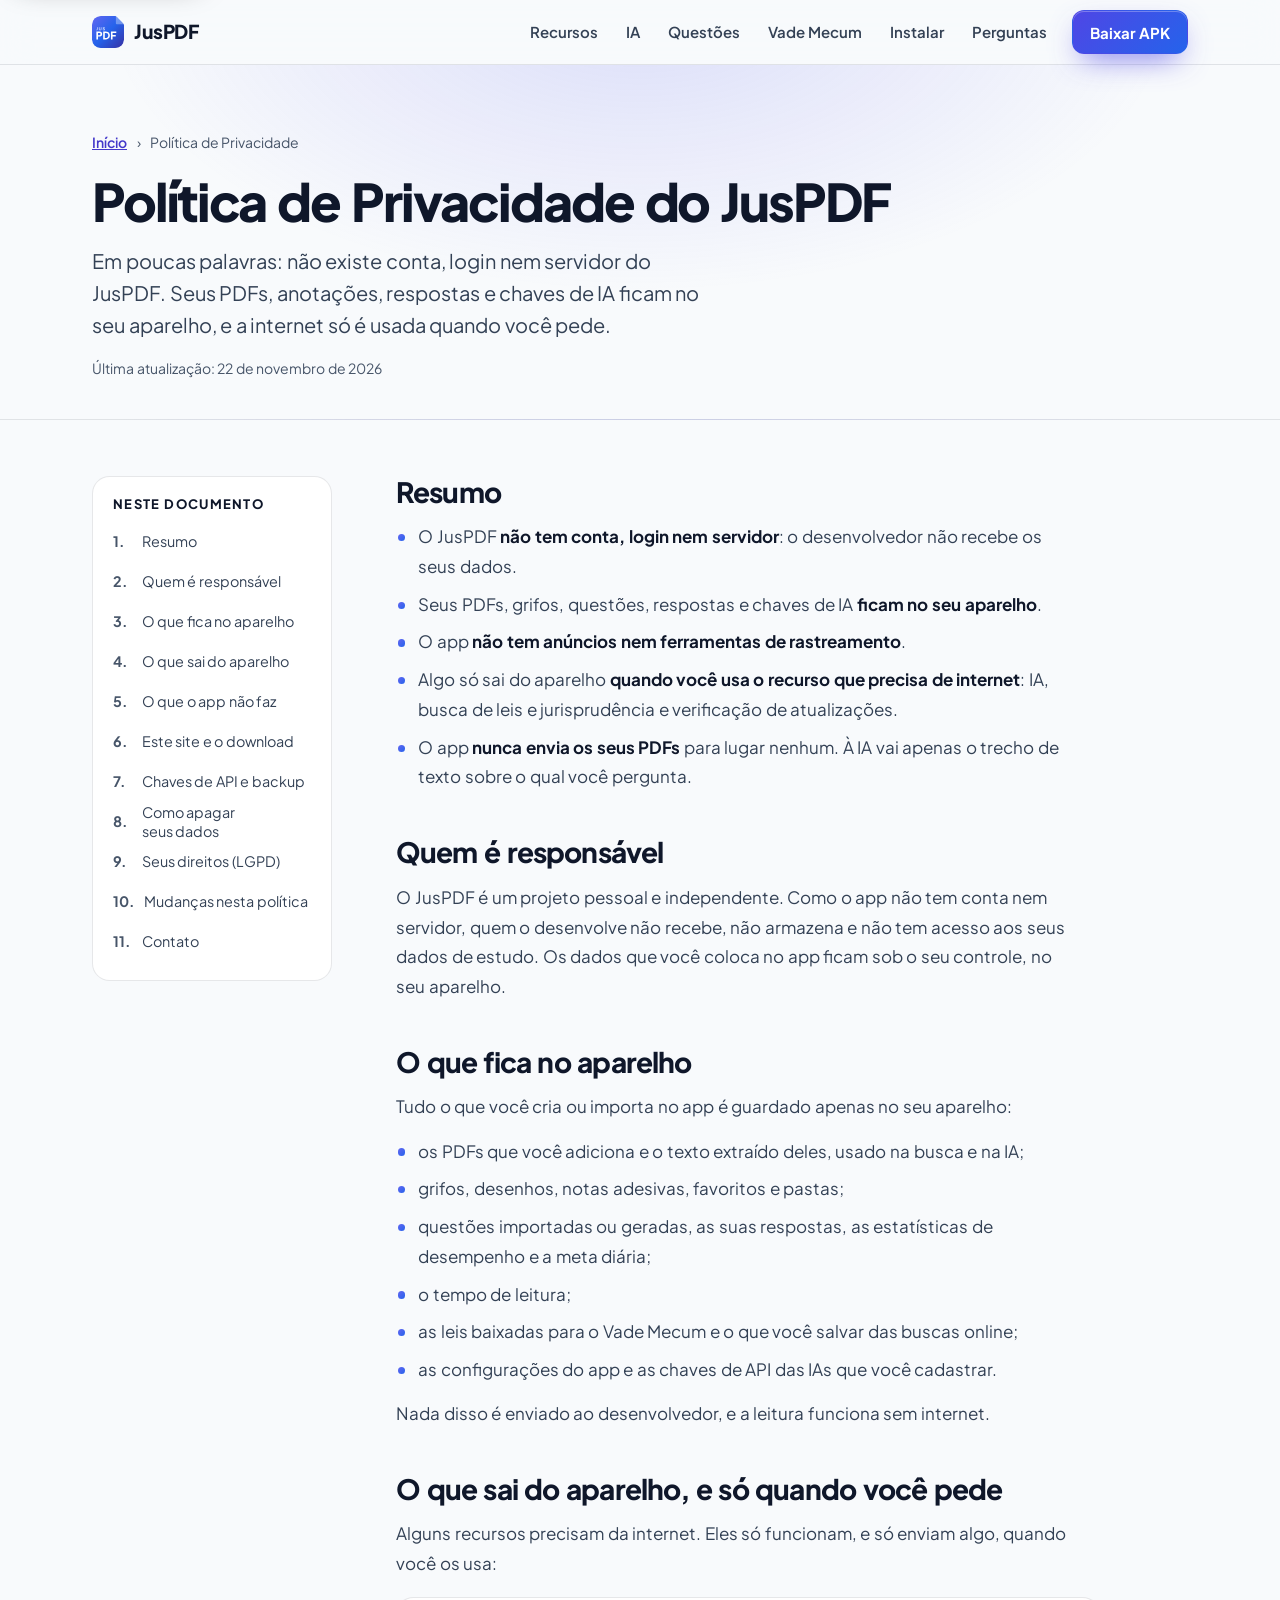
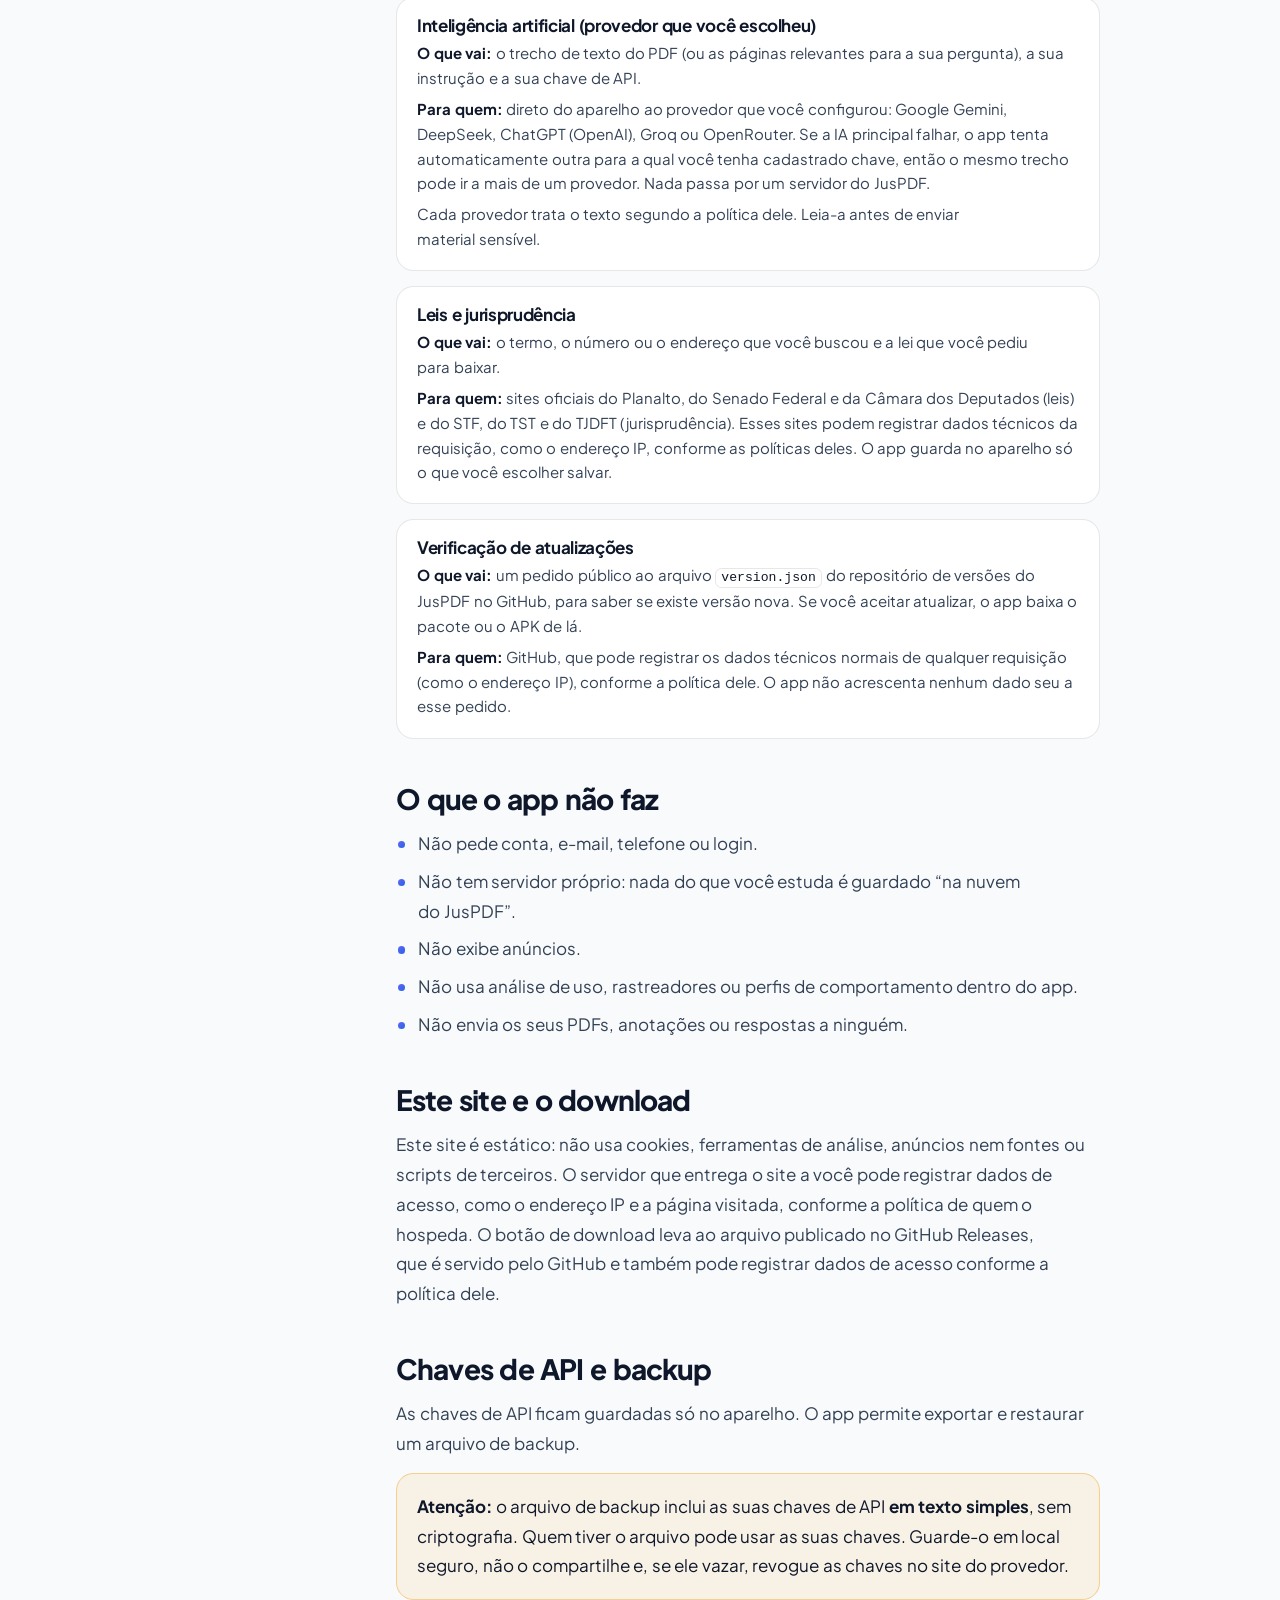
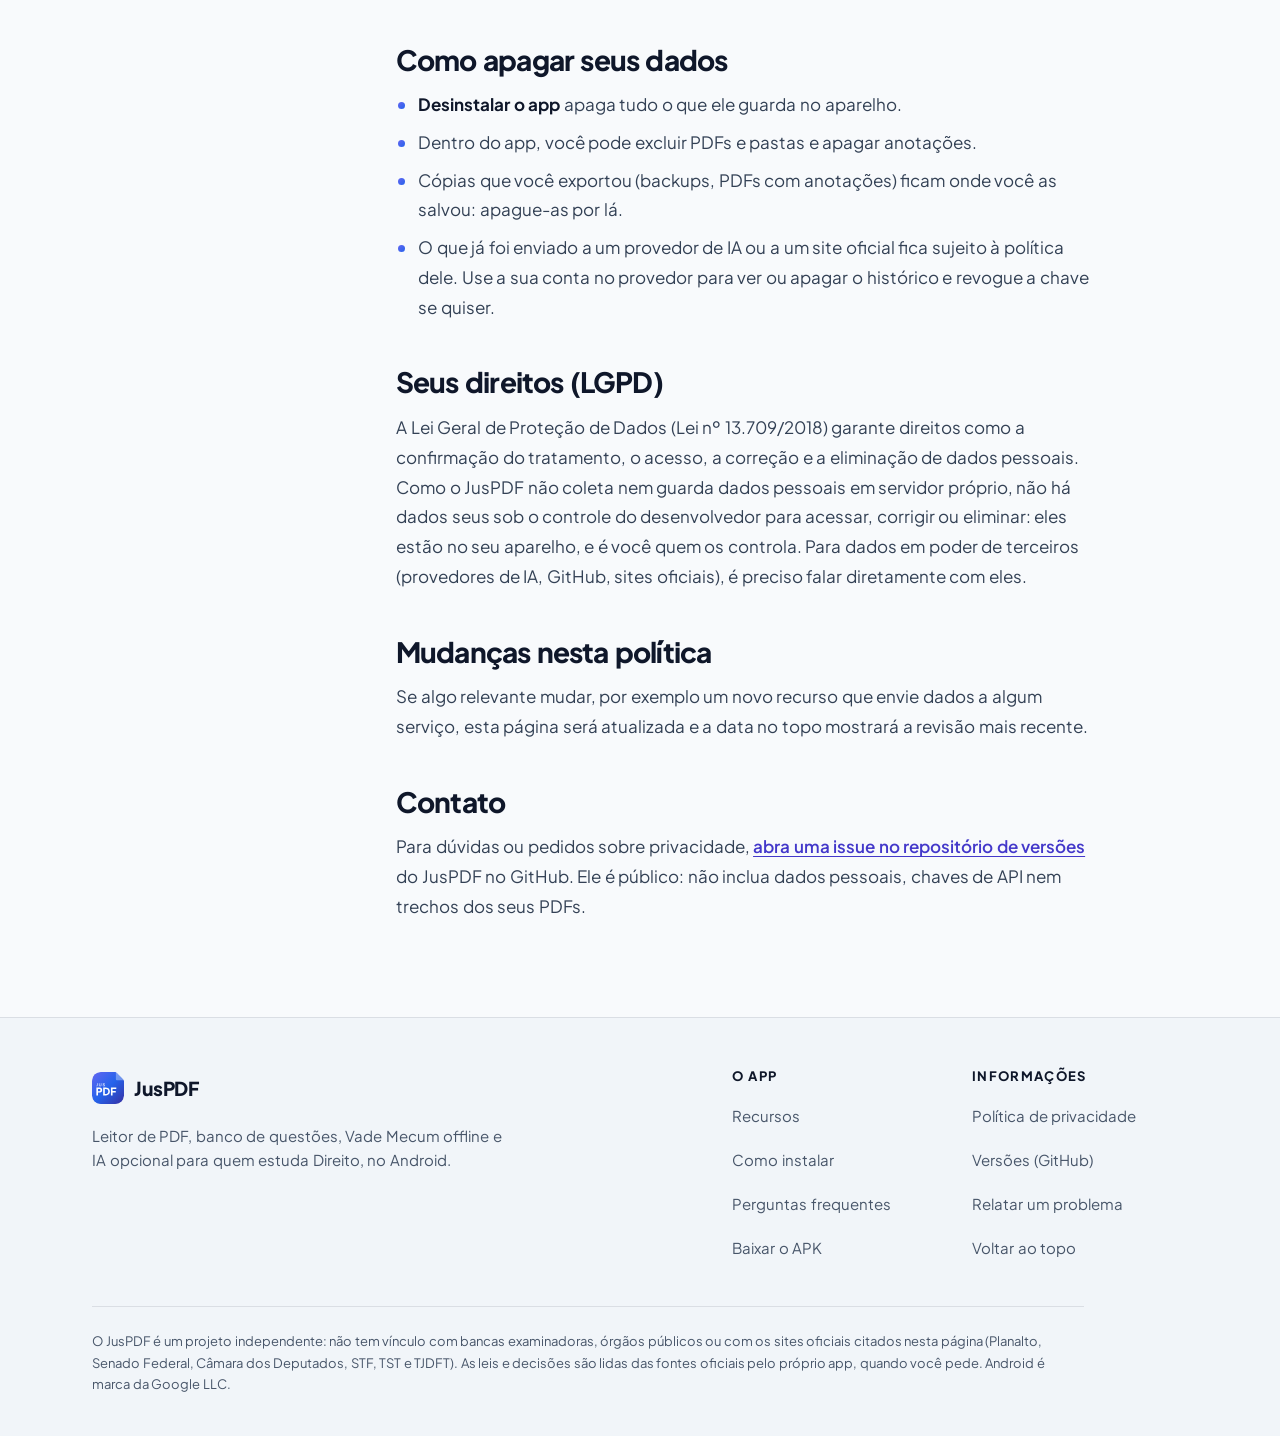
<file: privacidade.html>
<!doctype html><html lang="pt-BR"><head><meta charset="utf-8"><meta name="viewport" content="width=device-width, initial-scale=1"><meta http-equiv="Content-Security-Policy" content="default-src 'none'; script-src 'self'; style-src 'self'; img-src 'self'; font-src 'self'; connect-src 'self'; manifest-src 'self'; base-uri 'none'; form-action 'none'"><meta name="color-scheme" content="dark light"><meta name="theme-color" content="#090D14" media="(prefers-color-scheme: dark)"><meta name="theme-color" content="#F8FAFC" media="(prefers-color-scheme: light)"><meta name="theme-color" content="#090D14"><meta name="application-name" content="JusPDF"><meta name="apple-mobile-web-app-title" content="JusPDF"><link rel="icon" href="favicon.svg" type="image/svg+xml"><link rel="icon" href="assets/icons/favicon-32.png" sizes="32x32" type="image/png"><link rel="apple-touch-icon" href="assets/icons/apple-touch-icon.png"><link rel="manifest" href="manifest.webmanifest"><link rel="preload" href="assets/fonts/plus-jakarta-sans-latin-wght-normal.153fc85b.woff2" as="font" type="font/woff2" crossorigin><link rel="stylesheet" href="assets/css/style.17b8adc8.css"><title>Política de Privacidade – JusPDF</title><meta name="description" content="Política de privacidade do JusPDF em linguagem simples: sem conta e sem servidor, dados só no seu aparelho e o que sai dele apenas quando você pede."><meta name="robots" content="index,follow,max-image-preview:large,max-snippet:-1,max-video-preview:-1"><link rel="canonical" href="https://luolima.github.io/juspdf-releases/privacidade.html"><link rel="alternate" hreflang="pt-BR" href="https://luolima.github.io/juspdf-releases/privacidade.html"><link rel="alternate" hreflang="x-default" href="https://luolima.github.io/juspdf-releases/privacidade.html"><meta property="og:type" content="website"><meta property="og:locale" content="pt_BR"><meta property="og:site_name" content="JusPDF"><meta property="og:title" content="Política de Privacidade – JusPDF"><meta property="og:description" content="Sem conta, sem servidor e sem anúncios: veja o que o JusPDF guarda no seu aparelho e o que só sai dele quando você pede."><meta property="og:url" content="https://luolima.github.io/juspdf-releases/privacidade.html"><meta property="og:image" content="https://luolima.github.io/juspdf-releases/assets/og-image.png"><meta property="og:image:type" content="image/png"><meta property="og:image:width" content="1200"><meta property="og:image:height" content="630"><meta property="og:image:alt" content="JusPDF – Estude Direito direto no PDF: logo do app e ilustração de um tablet com um PDF grifado"><meta name="twitter:card" content="summary_large_image"><meta name="twitter:title" content="Política de Privacidade – JusPDF"><meta name="twitter:description" content="Sem conta, sem servidor e sem anúncios: veja o que o JusPDF guarda no seu aparelho e o que só sai dele quando você pede."><meta name="twitter:image" content="https://luolima.github.io/juspdf-releases/assets/og-image.png"><meta name="twitter:image:alt" content="JusPDF – Estude Direito direto no PDF: logo do app e ilustração de um tablet com um PDF grifado"><script type="application/ld+json">{"@context":"https://schema.org","@graph":[{"@type":"WebPage","@id":"https://luolima.github.io/juspdf-releases/privacidade.html#webpage","url":"https://luolima.github.io/juspdf-releases/privacidade.html","name":"Política de Privacidade do JusPDF","description":"Política de privacidade do JusPDF: o que fica no aparelho, o que só sai dele quando o usuário pede e como apagar os dados.","inLanguage":"pt-BR","dateModified":"2026-11-22","isPartOf":{"@type":"WebSite","@id":"https://luolima.github.io/juspdf-releases/#website","url":"https://luolima.github.io/juspdf-releases/","name":"JusPDF"},"breadcrumb":{"@id":"https://luolima.github.io/juspdf-releases/privacidade.html#breadcrumb"}},{"@type":"BreadcrumbList","@id":"https://luolima.github.io/juspdf-releases/privacidade.html#breadcrumb","itemListElement":[{"@type":"ListItem","position":1,"name":"Início","item":"https://luolima.github.io/juspdf-releases/"},{"@type":"ListItem","position":2,"name":"Política de Privacidade","item":"https://luolima.github.io/juspdf-releases/privacidade.html"}]}]}</script></head><body id="topo"><svg class="sprite" width="0" height="0" aria-hidden="true" focusable="false"><defs><symbol id="i-download" viewBox="0 0 24 24"><path d="M12 4v11m0 0-4.5-4.5M12 15l4.5-4.5M5 19.5h14"/></symbol><symbol id="i-arrow" viewBox="0 0 24 24"><path d="M5 12h14m0 0-5-5m5 5-5 5"/></symbol><symbol id="i-check" viewBox="0 0 24 24"><path d="m5 12.5 4.5 4.5L19 7.5"/></symbol><symbol id="i-copy" viewBox="0 0 24 24"><rect x="9" y="9" width="11" height="11" rx="2.5"/><path d="M5 15V6.5A2.5 2.5 0 0 1 7.5 4H15"/></symbol><symbol id="i-menu" viewBox="0 0 24 24"><path d="M4 7h16M4 12h16M4 17h16"/></symbol><symbol id="i-close" viewBox="0 0 24 24"><path d="M6 6l12 12M18 6 6 18"/></symbol><symbol id="i-highlighter" viewBox="0 0 24 24"><path d="m9 11-6 6v3h9l3-3"/><path d="m22 12-4.6 4.6a2 2 0 0 1-2.8 0l-5.2-5.2a2 2 0 0 1 0-2.8L14 2"/></symbol><symbol id="i-search" viewBox="0 0 24 24"><circle cx="11" cy="11" r="6.5"/><path d="m20 20-4-4"/></symbol><symbol id="i-moon" viewBox="0 0 24 24"><path d="M20 14.5A8.5 8.5 0 0 1 9.5 4a8.5 8.5 0 1 0 10.5 10.5z"/></symbol><symbol id="i-headphones" viewBox="0 0 24 24"><path d="M4 16v-4a8 8 0 0 1 16 0v4"/><path d="M4 16a2 2 0 0 1 2-2h1v6H6a2 2 0 0 1-2-2zM20 16a2 2 0 0 0-2-2h-1v6h1a2 2 0 0 0 2-2z"/></symbol><symbol id="i-sparkles" viewBox="0 0 24 24"><path d="m11 3 1.9 5.1L18 10l-5.1 1.9L11 17l-1.9-5.1L4 10l5.1-1.9z"/><path d="M19 15v4M17 17h4M5 19v2M4 20h2"/></symbol><symbol id="i-quiz" viewBox="0 0 24 24"><path d="m3.5 6 1.5 1.5L8 4.5M3.5 13l1.5 1.5L8 11.5"/><path d="M11.5 6h9M11.5 13h9M11.5 19.5h9M3.5 19.5h4"/></symbol><symbol id="i-book" viewBox="0 0 24 24"><path d="M12 7c-1.5-1.5-4-2-8-2v12.5c4 0 6.5.5 8 2 1.5-1.5 4-2 8-2V5c-4 0-6.5.5-8 2z"/><path d="M12 7v12.5"/></symbol><symbol id="i-folder" viewBox="0 0 24 24"><path d="M3.5 7.5A2.5 2.5 0 0 1 6 5h3.5l2 2.5H18a2.5 2.5 0 0 1 2.5 2.5v6.5A2.5 2.5 0 0 1 18 19H6a2.5 2.5 0 0 1-2.5-2.5z"/></symbol><symbol id="i-shield" viewBox="0 0 24 24"><path d="M12 3.5 19 6v5.5c0 4.2-2.9 7.6-7 9-4.1-1.4-7-4.8-7-9V6z"/><path d="m9 12 2.2 2.2L15.5 10"/></symbol><symbol id="i-lock" viewBox="0 0 24 24"><rect x="5" y="10.5" width="14" height="9.5" rx="2.5"/><path d="M8 10.5V8a4 4 0 0 1 8 0v2.5"/></symbol><symbol id="i-focus" viewBox="0 0 24 24"><path d="M4 9V5.5A1.5 1.5 0 0 1 5.5 4H9M15 4h3.5A1.5 1.5 0 0 1 20 5.5V9M20 15v3.5a1.5 1.5 0 0 1-1.5 1.5H15M9 20H5.5A1.5 1.5 0 0 1 4 18.5V15"/></symbol><symbol id="i-tablet" viewBox="0 0 24 24"><rect x="3.5" y="5" width="17" height="14" rx="2.5"/><path d="M11 16.5h2"/></symbol><symbol id="i-clock" viewBox="0 0 24 24"><circle cx="12" cy="12" r="8.5"/><path d="M12 7.5V12l3 2"/></symbol><symbol id="i-key" viewBox="0 0 24 24"><circle cx="8" cy="15" r="3.8"/><path d="m10.7 12.3 8.3-8.3M16 7l2.5 2.5M13.5 9.5 15.5 11.5"/></symbol><symbol id="i-bookmark" viewBox="0 0 24 24"><path d="M7 4h10a1 1 0 0 1 1 1v15l-6-4-6 4V5a1 1 0 0 1 1-1z"/></symbol><symbol id="i-external" viewBox="0 0 24 24"><path d="M14 5h5v5M19 5l-8 8M18 14v4a1.5 1.5 0 0 1-1.5 1.5h-10A1.5 1.5 0 0 1 5 18V8a1.5 1.5 0 0 1 1.5-1.5H10"/></symbol><symbol id="i-file" viewBox="0 0 24 24"><path d="M14 3.5H7.5a2 2 0 0 0-2 2v13a2 2 0 0 0 2 2h9a2 2 0 0 0 2-2V8z"/><path d="M14 3.5V8h4.5M9 13h6M9 16.5h4"/></symbol><symbol id="i-scale" viewBox="0 0 24 24"><path d="M12 4v16M7.5 20h9M5 7.5l7-3 7 3"/><path d="m5 7.5-2.5 6a3 3 0 0 0 5 0zM19 7.5l-2.5 6a3 3 0 0 0 5 0z"/></symbol><symbol id="i-refresh" viewBox="0 0 24 24"><path d="M4 12a8 8 0 0 1 13.7-5.7L20 8.5M20 4v4.5h-4.5M20 12a8 8 0 0 1-13.7 5.7L4 15.5M4 20v-4.5h4.5"/></symbol><symbol id="i-offline" viewBox="0 0 24 24"><path d="M3 3l18 18"/><path d="M8.5 16.4a5 5 0 0 1 7 0M5 12.9a10 10 0 0 1 3.6-2.2M10.7 6.1A15 15 0 0 1 22 9M2 9a15 15 0 0 1 3.6-2.6M12 20h.01"/></symbol><symbol id="i-device" viewBox="0 0 24 24"><rect x="6" y="3" width="12" height="18" rx="2.5"/><path d="M11 18h2"/></symbol></defs></svg><a class="skip" href="#conteudo">Ir para o conteúdo</a><header class="site-header"><div class="wrap bar"><a class="brand" href="./" aria-label="JusPDF, página inicial"> <img src="favicon.svg" width="32" height="32" alt=""> <span class="brand-name">JusPDF</span> </a><nav class="nav" aria-label="Principal"><a href="./#recursos">Recursos</a> <a href="./#ia">IA</a> <a href="./#questoes">Questões</a> <a href="./#vade-mecum">Vade Mecum</a> <a href="./#instalar">Instalar</a> <a href="./#faq">Perguntas</a></nav><div class="bar-end"><a class="btn btn-primary btn-sm" href="https://github.com/luolima/juspdf-releases/releases/download/latest/JusPDF.apk" download="JusPDF.apk" rel="noopener" type="application/vnd.android.package-archive">Baixar APK</a><details class="menu"><summary aria-label="Abrir menu"><svg class="ico" aria-hidden="true"><use href="#i-menu"/></svg></summary><nav class="menu-panel" aria-label="Menu"><a href="./#recursos">Recursos</a> <a href="./#ia">IA com a sua chave</a> <a href="./#questoes">Banco de questões</a> <a href="./#vade-mecum">Vade Mecum</a> <a href="./#privacidade">Privacidade</a> <a href="./#instalar">Como instalar</a> <a href="./#faq">Perguntas frequentes</a></nav></details></div></div></header><main id="conteudo" tabindex="-1"><div class="page-head"><div class="wrap"><nav class="crumbs" aria-label="Trilha de navegação"><ol><li><a href="./">Início</a></li><li><span aria-current="page">Política de Privacidade</span></li></ol></nav><h1>Política de Privacidade do JusPDF</h1><p class="lead">Em poucas palavras: não existe conta, login nem servidor do JusPDF. Seus PDFs, anotações, respostas e chaves de IA ficam no seu aparelho, e a internet só é usada quando você pede.</p><p class="updated">Última atualização: <time datetime="2026-11-22">22 de novembro de 2026</time></p></div></div><div class="wrap legal-grid"><nav class="toc" aria-label="Neste documento"><p class="toc-h">Neste documento</p><ol><li><a href="#resumo">Resumo</a></li><li><a href="#responsavel">Quem é responsável</a></li><li><a href="#aparelho">O que fica no aparelho</a></li><li><a href="#saida">O que sai do aparelho</a></li><li><a href="#nao-faz">O que o app não faz</a></li><li><a href="#site">Este site e o download</a></li><li><a href="#backup">Chaves de API e backup</a></li><li><a href="#apagar">Como apagar seus dados</a></li><li><a href="#direitos">Seus direitos (LGPD)</a></li><li><a href="#mudancas">Mudanças nesta política</a></li><li><a href="#contato">Contato</a></li></ol></nav><article class="prose"><section id="resumo" aria-labelledby="h-resumo"><h2 id="h-resumo">Resumo</h2><ul><li>O JusPDF <strong>não tem conta, login nem servidor</strong>: o desenvolvedor não recebe os seus dados.</li><li>Seus PDFs, grifos, questões, respostas e chaves de IA <strong>ficam no seu aparelho</strong>.</li><li>O app <strong>não tem anúncios nem ferramentas de rastreamento</strong>.</li><li>Algo só sai do aparelho <strong>quando você usa o recurso que precisa de internet</strong>: IA, busca de leis e jurisprudência e verificação de atualizações.</li><li>O app <strong>nunca envia os seus PDFs</strong> para lugar nenhum. À IA vai apenas o trecho de texto sobre o qual você pergunta.</li></ul></section><section id="responsavel" aria-labelledby="h-responsavel"><h2 id="h-responsavel">Quem é responsável</h2><p>O JusPDF é um projeto pessoal e independente. Como o app não tem conta nem servidor, quem o desenvolve não recebe, não armazena e não tem acesso aos seus dados de estudo. Os dados que você coloca no app ficam sob o seu controle, no seu aparelho.</p></section><section id="aparelho" aria-labelledby="h-aparelho"><h2 id="h-aparelho">O que fica no aparelho</h2><p>Tudo o que você cria ou importa no app é guardado apenas no seu aparelho:</p><ul><li>os PDFs que você adiciona e o texto extraído deles, usado na busca e na IA;</li><li>grifos, desenhos, notas adesivas, favoritos e pastas;</li><li>questões importadas ou geradas, as suas respostas, as estatísticas de desempenho e a meta diária;</li><li>o tempo de leitura;</li><li>as leis baixadas para o Vade Mecum e o que você salvar das buscas online;</li><li>as configurações do app e as chaves de API das IAs que você cadastrar.</li></ul><p>Nada disso é enviado ao desenvolvedor, e a leitura funciona sem internet.</p></section><section id="saida" aria-labelledby="h-saida"><h2 id="h-saida">O que sai do aparelho, e só quando você pede</h2><p>Alguns recursos precisam da internet. Eles só funcionam, e só enviam algo, quando você os usa:</p><div class="flows"><div class="flow-card"><h3>Inteligência artificial (provedor que você escolheu)</h3><p><strong>O que vai:</strong> o trecho de texto do PDF (ou as páginas relevantes para a sua pergunta), a sua instrução e a sua chave de API.</p><p><strong>Para quem:</strong> direto do aparelho ao provedor que você configurou: Google Gemini, DeepSeek, ChatGPT (OpenAI), Groq ou OpenRouter. Se a IA principal falhar, o app tenta automaticamente outra para a qual você tenha cadastrado chave, então o mesmo trecho pode ir a mais de um provedor. Nada passa por um servidor do JusPDF.</p><p>Cada provedor trata o texto segundo a política dele. Leia-a antes de enviar material sensível.</p></div><div class="flow-card"><h3>Leis e jurisprudência</h3><p><strong>O que vai:</strong> o termo, o número ou o endereço que você buscou e a lei que você pediu para baixar.</p><p><strong>Para quem:</strong> sites oficiais do Planalto, do Senado Federal e da Câmara dos Deputados (leis) e do STF, do TST e do TJDFT (jurisprudência). Esses sites podem registrar dados técnicos da requisição, como o endereço IP, conforme as políticas deles. O app guarda no aparelho só o que você escolher salvar.</p></div><div class="flow-card"><h3>Verificação de atualizações</h3><p><strong>O que vai:</strong> um pedido público ao arquivo <code>version.json</code> do repositório de versões do JusPDF no GitHub, para saber se existe versão nova. Se você aceitar atualizar, o app baixa o pacote ou o APK de lá.</p><p><strong>Para quem:</strong> GitHub, que pode registrar os dados técnicos normais de qualquer requisição (como o endereço IP), conforme a política dele. O app não acrescenta nenhum dado seu a esse pedido.</p></div></div></section><section id="nao-faz" aria-labelledby="h-nao-faz"><h2 id="h-nao-faz">O que o app não faz</h2><ul><li>Não pede conta, e-mail, telefone ou login.</li><li>Não tem servidor próprio: nada do que você estuda é guardado “na nuvem do JusPDF”.</li><li>Não exibe anúncios.</li><li>Não usa análise de uso, rastreadores ou perfis de comportamento dentro do app.</li><li>Não envia os seus PDFs, anotações ou respostas a ninguém.</li></ul></section><section id="site" aria-labelledby="h-site"><h2 id="h-site">Este site e o download</h2><p>Este site é estático: não usa cookies, ferramentas de análise, anúncios nem fontes ou scripts de terceiros. O servidor que entrega o site a você pode registrar dados de acesso, como o endereço IP e a página visitada, conforme a política de quem o hospeda. O botão de download leva ao arquivo publicado no GitHub Releases, que é servido pelo GitHub e também pode registrar dados de acesso conforme a política dele.</p></section><section id="backup" aria-labelledby="h-backup"><h2 id="h-backup">Chaves de API e backup</h2><p>As chaves de API ficam guardadas só no aparelho. O app permite exportar e restaurar um arquivo de backup.</p><p class="callout callout-warn"><strong>Atenção:</strong> o arquivo de backup inclui as suas chaves de API <strong>em texto simples</strong>, sem criptografia. Quem tiver o arquivo pode usar as suas chaves. Guarde-o em local seguro, não o compartilhe e, se ele vazar, revogue as chaves no site do provedor.</p></section><section id="apagar" aria-labelledby="h-apagar"><h2 id="h-apagar">Como apagar seus dados</h2><ul><li><strong>Desinstalar o app</strong> apaga tudo o que ele guarda no aparelho.</li><li>Dentro do app, você pode excluir PDFs e pastas e apagar anotações.</li><li>Cópias que você exportou (backups, PDFs com anotações) ficam onde você as salvou: apague-as por lá.</li><li>O que já foi enviado a um provedor de IA ou a um site oficial fica sujeito à política dele. Use a sua conta no provedor para ver ou apagar o histórico e revogue a chave se quiser.</li></ul></section><section id="direitos" aria-labelledby="h-direitos"><h2 id="h-direitos">Seus direitos (LGPD)</h2><p>A Lei Geral de Proteção de Dados (Lei nº 13.709/2018) garante direitos como a confirmação do tratamento, o acesso, a correção e a eliminação de dados pessoais. Como o JusPDF não coleta nem guarda dados pessoais em servidor próprio, não há dados seus sob o controle do desenvolvedor para acessar, corrigir ou eliminar: eles estão no seu aparelho, e é você quem os controla. Para dados em poder de terceiros (provedores de IA, GitHub, sites oficiais), é preciso falar diretamente com eles.</p></section><section id="mudancas" aria-labelledby="h-mudancas"><h2 id="h-mudancas">Mudanças nesta política</h2><p>Se algo relevante mudar, por exemplo um novo recurso que envie dados a algum serviço, esta página será atualizada e a data no topo mostrará a revisão mais recente.</p></section><section id="contato" aria-labelledby="h-contato"><h2 id="h-contato">Contato</h2><p>Para dúvidas ou pedidos sobre privacidade, <a href="https://github.com/luolima/juspdf-releases/issues" rel="noopener">abra uma issue no repositório de versões</a> do JusPDF no GitHub. Ele é público: não inclua dados pessoais, chaves de API nem trechos dos seus PDFs.</p></section></article></div></main><footer class="site-footer"><div class="wrap"><div class="foot-grid"><div class="foot-brand"><a class="brand" href="./" aria-label="JusPDF, página inicial"> <img src="favicon.svg" width="32" height="32" alt="" loading="lazy" decoding="async"> <span class="brand-name">JusPDF</span> </a><p>Leitor de PDF, banco de questões, Vade Mecum offline e IA opcional para quem estuda Direito, no Android.</p></div><nav class="foot-nav" aria-label="Rodapé"><div><p class="foot-h">O app</p><ul><li><a href="./#recursos">Recursos</a></li><li><a href="./#instalar">Como instalar</a></li><li><a href="./#faq">Perguntas frequentes</a></li><li><a href="https://github.com/luolima/juspdf-releases/releases/download/latest/JusPDF.apk" download="JusPDF.apk" rel="noopener" type="application/vnd.android.package-archive">Baixar o APK</a></li></ul></div><div><p class="foot-h">Informações</p><ul><li><a href="privacidade.html">Política de privacidade</a></li><li><a href="https://github.com/luolima/juspdf-releases/releases" rel="noopener">Versões (GitHub)</a></li><li><a href="https://github.com/luolima/juspdf-releases/issues" rel="noopener">Relatar um problema</a></li><li><a href="#topo">Voltar ao topo</a></li></ul></div></nav></div><p class="legal">O JusPDF é um projeto independente: não tem vínculo com bancas examinadoras, órgãos públicos ou com os sites oficiais citados nesta página (Planalto, Senado Federal, Câmara dos Deputados, STF, TST e TJDFT). As leis e decisões são lidas das fontes oficiais pelo próprio app, quando você pede. Android é marca da Google LLC.</p></div></footer></body></html>
</file>
<file: assets/css/style.17b8adc8.css>
@font-face{font-family:"Plus Jakarta Sans Variable";font-style:normal;font-display:swap;font-weight:200 800;src:url(../fonts/plus-jakarta-sans-latin-wght-normal.153fc85b.woff2) format("woff2")}@font-face{font-family:"Newsreader Variable";font-style:normal;font-display:swap;font-weight:200 800;src:url(../fonts/newsreader-latin-wght-normal.62981321.woff2) format("woff2")}@font-face{font-family:"Jakarta Fallback";font-weight:200 599;src:local("Arial"),local("Liberation Sans"),local("Helvetica");size-adjust:104.6%;ascent-override:99.3%;descent-override:21.2%;line-gap-override:0%}@font-face{font-family:"Jakarta Fallback";font-weight:600 800;src:local("Arial Bold"),local("Arial-BoldMT"),local("Liberation Sans Bold"),local("Helvetica Bold");size-adjust:104.6%;ascent-override:99.3%;descent-override:21.2%;line-gap-override:0%}@font-face{font-family:"Newsreader Fallback";src:local("Times New Roman"),local("Liberation Serif"),local("Times");size-adjust:104.3%;ascent-override:70.5%;descent-override:25.4%;line-gap-override:0%}:root{color-scheme:dark light;--bg:#090D14;--bg-2:#0B0F19;--surface:#111622;--surface-2:#171D2D;--fg:#F1F5F9;--fg-2:#CBD5E1;--muted:#94A3B8;--line:rgba(148,163,184,.16);--line-2:rgba(148,163,184,.3);--ink:#A5B4FC;--focus:#818CF8;--btn-a:#4F46E5;--btn-b:#2563EB;--amber:#F59E0B;--amber-ink:#FBBF24;--glass:rgba(9,13,20,.74);--card:linear-gradient(180deg,rgba(255,255,255,.05),rgba(255,255,255,.015));--tile-bg:rgba(99,102,241,.15);--tile-line:rgba(129,140,248,.34);--grid:rgba(148,163,184,.07);--hl:rgba(245,158,11,.5);--shadow:0 40px 90px -30px rgba(0,0,0,.8);--glow:1;--gutter:clamp(1rem,4vw,2rem);--font:"Plus Jakarta Sans Variable","Jakarta Fallback",system-ui,-apple-system,"Segoe UI",Roboto,sans-serif;--serif:"Newsreader Variable","Newsreader Fallback",Georgia,"Times New Roman",serif;--mono:ui-monospace,SFMono-Regular,Menlo,Consolas,"Liberation Mono",monospace}@media (prefers-color-scheme:light){:root{--bg:#F8FAFC;--bg-2:#F1F5F9;--surface:#FFFFFF;--surface-2:#F8FAFC;--fg:#0F172A;--fg-2:#334155;--muted:#475569;--line:rgba(15,23,42,.1);--line-2:rgba(15,23,42,.22);--ink:#4338CA;--focus:#4F46E5;--amber-ink:#B45309;--glass:rgba(248,250,252,.78);--card:linear-gradient(180deg,#fff,#fff);--tile-bg:rgba(99,102,241,.1);--tile-line:rgba(79,70,229,.28);--grid:rgba(15,23,42,.05);--hl:rgba(245,158,11,.46);--shadow:0 40px 80px -30px rgba(30,41,90,.4);--glow:.55}}*,*::before,*::after{box-sizing:border-box}html{-webkit-text-size-adjust:100%;text-size-adjust:100%;scroll-padding-top:5rem}@media (prefers-reduced-motion:no-preference){html{scroll-behavior:smooth}}body{margin:0;background:var(--bg);color:var(--fg);font-family:var(--font);font-size:1.0625rem;line-height:1.65;text-rendering:optimizeLegibility;-webkit-font-smoothing:antialiased;word-spacing:.03em;overflow-x:hidden}h1,h2,h3,h4,p,ul,ol,figure,blockquote,dl,dd{margin:0}ul,ol{padding:0;list-style:none}img{display:block;max-width:100%;height:auto}a{color:inherit}h1,h2,h3{text-wrap:balance;letter-spacing:-.02em;line-height:1.15;word-spacing:.08em}p,li{text-wrap:pretty}code{font-family:var(--mono);font-size:.875em}button{font:inherit}[hidden]{display:none!important}:focus-visible{outline:2px solid var(--focus);outline-offset:3px;border-radius:6px}::selection{background:rgba(99,102,241,.4);color:#fff}.sprite{position:absolute;width:0;height:0;overflow:hidden}.sr-only{position:absolute;width:1px;height:1px;margin:-1px;padding:0;overflow:hidden;clip:rect(0 0 0 0);white-space:nowrap;border:0}.skip{position:absolute;left:1rem;top:-5rem;z-index:100;background:#fff;color:#0F172A;padding:.8rem 1.1rem;border-radius:12px;font-weight:700;text-decoration:none;box-shadow:0 10px 30px rgba(0,0,0,.4)}.skip:focus{top:.75rem}main:focus{outline:none}.ico{width:1.25em;height:1.25em;flex:none;fill:none;stroke:currentColor;stroke-width:1.75;stroke-linecap:round;stroke-linejoin:round}.wrap{width:100%;max-width:72.5rem;margin-inline:auto;padding-inline:var(--gutter)}.link{color:var(--ink);font-weight:650;text-decoration:underline;text-decoration-thickness:1px;text-underline-offset:.22em}.link:hover{text-decoration-thickness:2px}.link .ico{vertical-align:-.2em;margin-left:.15em}.site-header{position:sticky;top:0;z-index:50;background:var(--glass);-webkit-backdrop-filter:saturate(170%) blur(16px);backdrop-filter:saturate(170%) blur(16px);border-bottom:1px solid var(--line)}.bar{display:flex;align-items:center;gap:.75rem;min-height:4rem}.brand{display:inline-flex;align-items:center;gap:.65rem;min-height:2.75rem;font-size:1.2rem;font-weight:800;letter-spacing:-.03em;color:var(--fg);text-decoration:none}.brand img{width:2rem;height:2rem;border-radius:.55rem}.nav{display:none}.nav a{display:inline-flex;align-items:center;min-height:2.75rem;padding:0 .8rem;border-radius:.75rem;color:var(--fg-2);font-size:.9375rem;font-weight:600;text-decoration:none;transition:background-color .2s,color .2s}.nav a:hover{color:var(--fg);background:rgba(148,163,184,.14)}.bar-end{display:flex;align-items:center;gap:.5rem;margin-left:auto}.menu summary{display:grid;place-items:center;width:2.75rem;height:2.75rem;border:1px solid var(--line-2);border-radius:.75rem;color:var(--fg);cursor:pointer;list-style:none}.menu summary::-webkit-details-marker{display:none}.menu summary:hover,.menu[open] summary{background:rgba(148,163,184,.14)}.menu-panel{position:absolute;left:0;right:0;top:100%;display:grid;padding:.5rem var(--gutter) 1rem;background:var(--bg-2);border-bottom:1px solid var(--line);box-shadow:0 30px 50px -20px rgba(0,0,0,.5)}.menu-panel a{display:flex;align-items:center;min-height:3rem;border-bottom:1px solid var(--line);font-weight:600;text-decoration:none;color:var(--fg)}.menu-panel a:last-child{border-bottom:0}@media (max-width:359px){.bar .brand-name{position:absolute;width:1px;height:1px;overflow:hidden;clip:rect(0 0 0 0)}}@media (min-width:1024px){.nav{display:flex;gap:.15rem;margin-left:auto}.bar-end{margin-left:0}.menu{display:none}}.btn{display:inline-flex;align-items:center;justify-content:center;gap:.6rem;min-height:3rem;padding:0 1.35rem;border:1px solid transparent;border-radius:.9rem;font-size:1rem;font-weight:700;line-height:1;text-decoration:none;white-space:nowrap;cursor:pointer;transition:transform .2s,box-shadow .2s,background-color .2s,border-color .2s,filter .2s}.btn-lg{min-height:3.5rem;padding:0 1.7rem;border-radius:1rem;font-size:1.0625rem}.btn-sm{min-height:2.75rem;padding:0 1.05rem;border-radius:.75rem;font-size:.9375rem}.btn-primary{color:#fff;background:linear-gradient(135deg,var(--btn-a),var(--btn-b));box-shadow:0 12px 30px -10px rgba(79,70,229,.8),inset 0 1px 0 rgba(255,255,255,.28)}.btn-primary:hover{filter:brightness(1.1);translate:0 -2px;box-shadow:0 18px 38px -10px rgba(79,70,229,.9),inset 0 1px 0 rgba(255,255,255,.3)}.btn-ghost{color:var(--fg);background:transparent;border-color:var(--line-2)}.btn-ghost:hover{background:rgba(148,163,184,.14);border-color:var(--muted)}.btn-light{color:#1E1B4B;background:#fff;box-shadow:0 14px 34px -12px rgba(0,0,0,.5)}.btn-light:hover{translate:0 -2px;background:#EEF2FF}.btn-outline-light{color:#fff;border-color:rgba(255,255,255,.55)}.btn-outline-light:hover{background:rgba(255,255,255,.14);border-color:#fff}.cta-row{display:flex;flex-wrap:wrap;gap:.75rem}.cta-row-center{justify-content:center}@media (max-width:519px){.cta-row .btn{flex:1 1 100%}}.hero{position:relative;overflow:hidden;padding-block:clamp(2.25rem,6vw,4.5rem) clamp(3rem,7vw,6rem)}.hero::before{content:"";position:absolute;inset:0;background-image:linear-gradient(var(--grid) 1px,transparent 1px),linear-gradient(90deg,var(--grid) 1px,transparent 1px);background-size:56px 56px;-webkit-mask-image:radial-gradient(ellipse 75% 70% at 50% 0,#000 10%,transparent 75%);mask-image:radial-gradient(ellipse 75% 70% at 50% 0,#000 10%,transparent 75%)}.hero::after{content:"";position:absolute;inset:0;pointer-events:none;opacity:var(--glow);background:radial-gradient(55% 45% at 50% -5%,rgba(99,102,241,.34),transparent 70%),radial-gradient(40% 40% at 92% 20%,rgba(37,99,235,.2),transparent 70%)}.hero-grid{position:relative;z-index:1;display:grid;gap:clamp(2.5rem,6vw,4rem);align-items:center}@media (min-width:1000px){.hero-grid{grid-template-columns:minmax(0,.92fr) minmax(0,1.1fr)}}.pill{display:inline-flex;align-items:center;gap:.5rem;padding:.4rem .9rem .4rem .7rem;border:1px solid var(--tile-line);border-radius:999px;background:var(--tile-bg);color:var(--ink);font-size:.8125rem;font-weight:650;line-height:1.3}.hero h1{margin-top:1.25rem;font-size:clamp(2.1rem,.9rem + 7.4vw,4rem);font-weight:800;line-height:1.02;letter-spacing:-.045em}@media (min-width:1000px){.hero h1{font-size:4.5rem}}.hl{padding:0 .08em;background:linear-gradient(100deg,transparent,var(--hl) 3%,var(--hl) 97%,transparent) no-repeat 0 90%/100% 46%;-webkit-box-decoration-break:clone;box-decoration-break:clone}@media (prefers-reduced-motion:no-preference){.hl{animation:mark 1s cubic-bezier(.3,.7,.2,1) .45s both}}@keyframes mark{from{background-size:0 46%}to{background-size:100% 46%}}.lead{max-width:38rem;margin-top:1.25rem;color:var(--fg-2);font-size:clamp(1.0625rem,1rem + .35vw,1.25rem);line-height:1.6}.hero .cta-row{margin-top:2rem}.trust{display:flex;flex-wrap:wrap;gap:.3rem 1.1rem;margin-top:1.4rem;color:var(--muted);font-size:.9rem;line-height:1.5}.trust li{display:flex;align-items:center;gap:.45rem}.trust li::before{content:"";flex:none;width:.3rem;height:.3rem;border-radius:50%;background:var(--ink)}.dl-meta{min-height:3em;margin-top:.35rem;color:var(--muted);font-size:.8125rem;line-height:1.5}@media (min-width:560px){.dl-meta{min-height:1.5em}}.device-wrap{position:relative;width:100%;max-width:44rem;margin-inline:auto}@media (min-width:1000px){.device-wrap{width:calc(100% + clamp(0px,2.5vw,40px));max-width:none;margin-inline:0}}.glow{position:absolute;inset:-14% -10%;z-index:0;pointer-events:none;opacity:var(--glow);background:radial-gradient(42% 48% at 28% 42%,rgba(99,102,241,.6),transparent 70%),radial-gradient(44% 48% at 74% 60%,rgba(37,99,235,.55),transparent 70%),radial-gradient(28% 30% at 62% 14%,rgba(245,158,11,.16),transparent 70%)}@media (prefers-reduced-motion:no-preference){.glow{animation:glow 12s ease-in-out infinite alternate}.tablet-float{animation:float 9s ease-in-out infinite}}@keyframes glow{from{transform:translate3d(-3%,-2%,0) scale(1)}to{transform:translate3d(3%,3%,0) scale(1.1)}}@keyframes float{0%,100%{transform:translate3d(0,0,0)}50%{transform:translate3d(0,-10px,0)}}.tablet{--bezel:clamp(8px,1.6vw,14px);position:relative;z-index:1;padding:var(--bezel);border-radius:calc(var(--bezel) + clamp(10px,2vw,20px));background:linear-gradient(150deg,#363f55 0%,#11151f 34%,#0a0d15 66%,#283045 100%);box-shadow:inset 0 0 0 1px rgba(255,255,255,.1),0 0 0 1px rgba(0,0,0,.55),var(--shadow)}.tablet::before{content:"";position:absolute;left:calc(var(--bezel) / 2 - 2px);top:50%;width:4px;height:4px;margin-top:-2px;border-radius:50%;background:#2d3548}.screen{position:relative;overflow:hidden;border-radius:clamp(10px,2vw,20px);background:#070a12;aspect-ratio:16/10}.screen img{width:100%;height:100%;object-fit:cover}.screen::after{content:"";position:absolute;inset:0;pointer-events:none;background:linear-gradient(115deg,rgba(255,255,255,.09),transparent 34%)}.chip{position:absolute;z-index:2;display:none;align-items:center;gap:.5rem;padding:.55rem .95rem;border:1px solid var(--line-2);border-radius:999px;background:var(--glass);-webkit-backdrop-filter:blur(14px);backdrop-filter:blur(14px);color:var(--fg);font-size:.8125rem;font-weight:700;box-shadow:0 18px 40px -14px rgba(0,0,0,.6)}.chip .ico{color:var(--ink)}.chip-a{left:-1.5rem;top:12%}.chip-b{right:-1rem;bottom:9%}@media (min-width:700px){.chip{display:inline-flex}}@media (prefers-reduced-motion:no-preference){.chip-a{animation:float 7s ease-in-out infinite}.chip-b{animation:float 8s ease-in-out -3s infinite}}.facts{border-block:1px solid var(--line);background:var(--bg-2)}.facts-list{display:grid;grid-template-columns:repeat(2,minmax(0,1fr))}.facts-list li{display:flex;flex-direction:column;gap:.2rem;padding:1.4rem 1rem;border-bottom:1px solid var(--line)}.facts-list li:nth-child(odd){border-right:1px solid var(--line)}.facts-list li:nth-last-child(-n+2){border-bottom:0}.facts-list strong{font-size:1.2rem;font-weight:750;letter-spacing:-.02em;line-height:1.25}.facts-list span{color:var(--muted);font-size:.875rem;line-height:1.45}@media (max-width:379px){.facts-list{grid-template-columns:minmax(0,1fr)}.facts-list li,.facts-list li:nth-last-child(-n+2){padding:1.1rem .25rem;border-right:0;border-bottom:1px solid var(--line)}.facts-list li:last-child{border-bottom:0}}@media (min-width:860px){.facts-list{grid-template-columns:repeat(4,minmax(0,1fr))}.facts-list li{padding:1.75rem 1.5rem;border-bottom:0;border-right:1px solid var(--line)}.facts-list li:first-child{padding-left:0}.facts-list li:last-child{border-right:0}}.section{padding-block:clamp(3.5rem,8vw,6.5rem)}.band{background:var(--bg-2);border-block:1px solid var(--line)}.sec-head{max-width:46rem;margin:0 auto clamp(2rem,5vw,3.25rem);text-align:center}.sec-head .lead{margin-inline:auto}.eyebrow{margin-bottom:.9rem;color:var(--ink);font-size:.8125rem;font-weight:750;letter-spacing:.12em;text-transform:uppercase}.section h2{font-size:clamp(1.75rem,1.1rem + 2.6vw,2.75rem);font-weight:780;letter-spacing:-.035em;line-height:1.1}.section h3{font-size:1.125rem;font-weight:700;letter-spacing:-.015em}.cards{display:grid;gap:1rem}@media (min-width:600px){.cards{grid-template-columns:repeat(2,minmax(0,1fr))}}@media (min-width:1040px){.cards{grid-template-columns:repeat(4,minmax(0,1fr));gap:1.25rem}}.card{padding:1.5rem;border:1px solid var(--line);border-radius:1.25rem;background:var(--card),var(--surface);transition:translate .25s,border-color .25s,box-shadow .25s}.card:hover{translate:0 -4px;border-color:var(--tile-line);box-shadow:0 24px 50px -28px rgba(99,102,241,.55)}.card h3{margin-top:1.1rem}@media (max-width:599px){.card{display:grid;grid-template-columns:2.75rem 1fr;column-gap:1rem;align-items:center;padding:1.25rem}.card .tile{grid-row:1}.card h3{margin-top:0}.card p{grid-column:1/-1;margin-top:.8rem}}.card p{margin-top:.55rem;color:var(--muted);font-size:.9375rem;line-height:1.6}.tile{display:grid;place-items:center;flex:none;width:2.75rem;height:2.75rem;border:1px solid var(--tile-line);border-radius:.8rem;background:var(--tile-bg);color:var(--ink)}.tile .ico{width:1.35rem;height:1.35rem}.tile-accent{border-color:rgba(245,158,11,.4);background:rgba(245,158,11,.14);color:var(--amber-ink)}.duo{display:grid;gap:clamp(2rem,4vw,3rem)}@media (min-width:820px){.duo{grid-template-columns:repeat(2,minmax(0,1fr))}}.shot figcaption{margin-top:1.25rem;color:var(--muted);font-size:.9375rem;line-height:1.6;text-align:center}.shot figcaption strong{color:var(--fg)}.tags{display:flex;flex-wrap:wrap;justify-content:center;gap:.5rem;margin:clamp(2rem,4vw,3rem) auto 0;max-width:52rem}.tags li{padding:.4rem .9rem;border:1px solid var(--line-2);border-radius:999px;background:var(--surface);color:var(--fg-2);font-size:.875rem;font-weight:600}.tablet-sm{--bezel:clamp(7px,1.2vw,11px)}.tablet-sm::before{display:none}.split{display:grid;gap:clamp(2.5rem,6vw,3.5rem);align-items:center}.split .sec-head{margin:0 0 1.75rem;text-align:left}.split .sec-head .lead{margin-inline:0}.split-rev .split-visual{order:2}@media (min-width:980px){.split{grid-template-columns:minmax(0,1fr) minmax(0,1.08fr);gap:4.5rem}.split-rev{grid-template-columns:minmax(0,1.08fr) minmax(0,1fr)}.split-rev .split-visual{order:0}}.checks{display:grid;gap:.9rem}.checks li{display:flex;gap:.8rem;color:var(--fg-2);line-height:1.6}.checks .ico{width:1.5rem;height:1.5rem;margin-top:.1rem;padding:.3rem;border-radius:50%;background:var(--tile-bg);color:var(--ink);stroke-width:2.4}.checks strong{color:var(--fg);font-weight:700}.note{display:flex;gap:.75rem;margin-top:1.75rem;padding:.9rem 1.1rem;border:1px solid rgba(245,158,11,.35);border-radius:1rem;background:rgba(245,158,11,.08);color:var(--fg-2);font-size:.9375rem;line-height:1.55}.note .ico{margin-top:.15rem;color:var(--amber-ink)}.flow{padding:clamp(1.25rem,3vw,2rem);border:1px solid var(--line);border-radius:1.5rem;background:var(--card),var(--surface);box-shadow:var(--shadow)}.flow-step{display:flex;gap:1rem;align-items:flex-start}.flow-step p{margin-top:.25rem;color:var(--muted);font-size:.9rem;line-height:1.55}.flow-link{display:flex;align-items:center;gap:.5rem;margin:.5rem 0 .5rem 1.3rem;padding:.85rem 0 .85rem 1.55rem;border-left:2px dashed var(--line-2);color:var(--muted);font-size:.8125rem;font-weight:600}.flow-link .ico{width:1rem;height:1rem;color:var(--ink)}.provs{display:flex;flex-wrap:wrap;gap:.4rem;margin-top:.8rem}.provs li{padding:.25rem .7rem;border:1px solid var(--tile-line);border-radius:999px;background:var(--tile-bg);color:var(--fg);font-size:.8125rem;font-weight:650}.stack{position:relative;padding-bottom:0}.float-card{margin-top:1rem;padding:1.1rem 1.3rem;border:1px solid var(--line-2);border-radius:1.1rem;background:var(--surface);box-shadow:var(--shadow)}.float-h{margin-bottom:.6rem;color:var(--muted);font-size:.75rem;font-weight:750;letter-spacing:.1em;text-transform:uppercase}@media (min-width:700px){.stack{padding-bottom:2.5rem}.float-card{position:absolute;bottom:0;margin-top:0;z-index:2}.tree{right:1rem;width:min(18rem,60%)}.legal-quote{left:1rem;width:min(22rem,70%)}}.tree-list ul{margin:.2rem 0 0 .7rem;padding-left:1rem;border-left:1px solid var(--line-2)}.tree-list li{margin-top:.35rem}.tree-list span{display:inline-block;padding:.3rem .65rem;border:1px solid transparent;border-radius:.55rem;color:var(--fg-2);font-size:.9rem;font-weight:650}.tree-list .on>span{border-color:var(--tile-line);background:var(--tile-bg);color:var(--ink)}.legal-quote{border-left:3px solid var(--amber);border-radius:.4rem 1.1rem 1.1rem .4rem}.legal-quote p{font-family:var(--serif);font-size:1.2rem;line-height:1.5;color:var(--fg)}.legal-quote footer{margin-top:.7rem;color:var(--muted);font-size:.78rem;line-height:1.4}.laws{display:grid;grid-template-columns:repeat(auto-fill,minmax(min(100%,13.25rem),1fr));gap:.55rem 1rem;margin-bottom:1.75rem}.laws li{display:flex;align-items:center;gap:.7rem;min-width:0}.laws abbr{flex:none;min-width:3.4rem;padding:.2rem .45rem;border:1px solid var(--tile-line);border-radius:.5rem;background:var(--tile-bg);color:var(--ink);font-size:.78rem;font-weight:780;text-align:center;text-decoration:none}.laws span{color:var(--fg-2);font-size:.875rem;line-height:1.4}@media (max-width:559px){.laws{grid-template-columns:repeat(2,minmax(0,1fr))}.laws li{flex-direction:column;align-items:flex-start;gap:.3rem}.laws span{font-size:.8125rem}}.priv-grid{display:grid;gap:1rem}@media (min-width:900px){.priv-grid{grid-template-columns:repeat(3,minmax(0,1fr));gap:1.25rem}}.panel{padding:1.75rem;border:1px solid var(--line);border-radius:1.4rem;background:var(--card),var(--surface)}.panel h3{margin:1.1rem 0 .8rem}.panel p{color:var(--fg-2);font-size:.9375rem;line-height:1.6}.panel p+p{margin-top:.9rem}.panel-accent{border-color:var(--tile-line);background:linear-gradient(160deg,rgba(99,102,241,.16),transparent 60%),var(--surface)}.dots{display:grid;gap:.65rem}.dots li{position:relative;padding-left:1.4rem;color:var(--fg-2);font-size:.9375rem;line-height:1.55}.dots li::before{content:"";position:absolute;left:.1rem;top:.55em;width:.5rem;height:.5rem;border-radius:50%;background:linear-gradient(135deg,#6366F1,#2563EB)}.steps{display:grid;gap:1rem;counter-reset:s}@media (min-width:860px){.steps{grid-template-columns:repeat(3,minmax(0,1fr));gap:1.25rem}}.step{display:flex;flex-direction:column;align-items:flex-start;padding:1.75rem;border:1px solid var(--line);border-radius:1.4rem;background:var(--card),var(--surface)}.num{display:grid;place-items:center;width:2.5rem;height:2.5rem;border-radius:50%;background:linear-gradient(135deg,var(--btn-a),var(--btn-b));color:#fff;font-weight:800;box-shadow:0 10px 24px -8px rgba(79,70,229,.8)}.step h3{margin:1.1rem 0 .5rem}.step p{color:var(--muted);font-size:.9375rem;line-height:1.6}.step .btn{margin-top:1.25rem}.verify{display:flex;gap:1.1rem;margin-top:1.25rem;padding:clamp(1.25rem,3vw,1.75rem);border:1px dashed var(--line-2);border-radius:1.4rem}.verify-icon{display:none}@media (min-width:600px){.verify-icon{display:grid;place-items:center;flex:none;width:2.75rem;height:2.75rem;border-radius:.8rem;background:var(--tile-bg);border:1px solid var(--tile-line);color:var(--ink)}}.verify-body{min-width:0}.verify p{margin-top:.4rem;color:var(--muted);font-size:.9375rem;line-height:1.6}.hash{margin-top:1rem}.hash-label{margin:0!important;color:var(--fg)!important;font-size:.8125rem!important;font-weight:700}.hash-row{display:flex;flex-wrap:wrap;gap:.6rem;align-items:center;margin-top:.5rem}.hash code{flex:1 1 16rem;min-width:0;padding:.7rem .9rem;border:1px solid var(--line);border-radius:.8rem;background:var(--surface);color:var(--fg);font-size:.8rem;line-height:1.5;overflow-wrap:anywhere}.hash-fallback{margin-top:.9rem!important}.hash-fallback code,.faq-a code{padding:.12em .4em;border:1px solid var(--line);border-radius:.4rem;background:var(--surface);color:var(--fg);overflow-wrap:anywhere}.faq{max-width:52rem;margin-inline:auto;border-top:1px solid var(--line)}.faq-item{border-bottom:1px solid var(--line)}.faq-item summary{display:flex;align-items:center;justify-content:space-between;gap:1rem;min-height:3.75rem;padding:.9rem 0;font-size:1.0625rem;font-weight:650;line-height:1.4;list-style:none;cursor:pointer;transition:color .2s}.faq-item summary::-webkit-details-marker{display:none}.faq-item summary::after{content:"";flex:none;width:1.1rem;height:1.1rem;color:var(--ink);background:linear-gradient(currentColor,currentColor) center/100% 2px no-repeat,linear-gradient(currentColor,currentColor) center/2px 100% no-repeat;transition:transform .3s}.faq-item summary:hover{color:var(--ink)}.faq-item[open] summary::after{transform:rotate(45deg)}.faq-a{max-width:44rem;padding:0 2.25rem 1.4rem 0;color:var(--fg-2);line-height:1.7}.faq-a p+p{margin-top:.8rem}.cta-band{padding-block:clamp(2.5rem,6vw,5rem) clamp(3.5rem,8vw,6.5rem)}.cta-card{position:relative;overflow:hidden;padding:clamp(2.25rem,6vw,4.5rem) clamp(1.25rem,5vw,4rem);border-radius:clamp(1.5rem,3vw,2rem);background:radial-gradient(60% 90% at 100% 0,rgba(129,140,248,.6),transparent 60%),radial-gradient(60% 90% at 0 100%,rgba(14,165,233,.35),transparent 60%),linear-gradient(135deg,#4338CA,#1D4ED8);color:#fff;text-align:center;box-shadow:0 40px 90px -40px rgba(37,99,235,.7)}.cta-card::before{content:"";position:absolute;inset:0;background-image:linear-gradient(rgba(255,255,255,.07) 1px,transparent 1px),linear-gradient(90deg,rgba(255,255,255,.07) 1px,transparent 1px);background-size:44px 44px;-webkit-mask-image:radial-gradient(ellipse 70% 100% at 50% 0,#000,transparent);mask-image:radial-gradient(ellipse 70% 100% at 50% 0,#000,transparent)}.cta-card>*{position:relative}.cta-card h2{font-size:clamp(1.8rem,1.2rem + 2.8vw,3rem);font-weight:800;letter-spacing:-.04em}.cta-card>p{max-width:34rem;margin:1rem auto 0;color:rgba(255,255,255,.94);font-size:1.0625rem}.cta-card .cta-row{margin-top:2rem}.cta-card .cta-meta{margin-top:1.4rem;min-height:2.9em;color:rgba(255,255,255,.9);font-size:.875rem}@media (min-width:560px){.cta-card .cta-meta{min-height:1.5em}}.site-footer{padding-block:3rem 2.5rem;border-top:1px solid var(--line);background:var(--bg-2)}.foot-grid{display:grid;gap:2.25rem}@media (min-width:760px){.foot-grid{grid-template-columns:minmax(0,1.3fr) minmax(0,1fr);gap:3rem}}.foot-brand p{max-width:26rem;margin-top:.8rem;color:var(--muted);font-size:.9375rem;line-height:1.6}.foot-nav{display:grid;grid-template-columns:repeat(2,minmax(0,1fr));gap:1.5rem}.foot-h{margin-bottom:.4rem;color:var(--fg);font-size:.8125rem;font-weight:750;letter-spacing:.1em;text-transform:uppercase}.foot-nav a{display:flex;align-items:center;min-height:2.75rem;color:var(--muted);font-size:.9375rem;text-decoration:none;transition:color .2s}.foot-nav a:hover{color:var(--fg);text-decoration:underline}.site-footer .legal{margin-top:2.25rem;padding-top:1.5rem;border-top:1px solid var(--line);color:var(--muted);font-size:.8125rem;line-height:1.65;max-width:62rem}.page-head{padding-block:clamp(2rem,5vw,3.5rem) clamp(1.5rem,3vw,2.5rem);border-bottom:1px solid var(--line);background:radial-gradient(60% 120% at 50% -20%,rgba(99,102,241,.2),transparent 70%),var(--bg)}.crumbs ol{display:flex;flex-wrap:wrap;gap:.25rem .6rem;color:var(--muted);font-size:.875rem}.crumbs li+li::before{content:"›";margin-right:.6rem;color:var(--muted)}.crumbs a{display:inline-flex;align-items:center;min-height:2.75rem;color:var(--ink);font-weight:600}.crumbs li{display:flex;align-items:center}.page-head h1{margin-top:.5rem;font-size:clamp(2rem,1.3rem + 3.4vw,3.25rem);font-weight:800;letter-spacing:-.04em;line-height:1.08}.page-head .lead{margin-top:1rem}.updated{margin-top:1rem;color:var(--muted);font-size:.875rem}.legal-grid{display:grid;gap:2rem;padding-block:clamp(2rem,5vw,3.5rem) clamp(3.5rem,8vw,6rem)}@media (min-width:1000px){.legal-grid{grid-template-columns:15rem minmax(0,44rem);gap:4rem;justify-content:start;align-items:start}.toc{position:sticky;top:5.5rem}}.toc{padding:1.1rem 1.25rem;border:1px solid var(--line);border-radius:1.1rem;background:var(--surface)}.toc-h{margin-bottom:.4rem;color:var(--fg);font-size:.8125rem;font-weight:750;letter-spacing:.1em;text-transform:uppercase}.toc ol{counter-reset:t}.toc li{counter-increment:t}.toc a{display:flex;gap:.6rem;align-items:center;min-height:2.5rem;color:var(--fg-2);font-size:.9rem;line-height:1.35;text-decoration:none}.toc a::before{content:counter(t) ".";min-width:1.2rem;color:var(--muted);font-weight:700}.toc a:hover{color:var(--ink)}.prose{color:var(--fg-2);line-height:1.75}.prose section+section{margin-top:2.75rem}.prose h2{margin-bottom:.9rem;color:var(--fg);font-size:clamp(1.4rem,1.1rem + 1.1vw,1.75rem);font-weight:760;letter-spacing:-.03em}.prose h3{margin:1.5rem 0 .4rem;color:var(--fg);font-size:1.0625rem;font-weight:700}.prose p+p,.prose p+ul,.prose ul+p{margin-top:.9rem}.prose ul{display:grid;gap:.5rem;padding-left:0}.prose ul li{position:relative;padding-left:1.4rem}.prose ul li::before{content:"";position:absolute;left:.1rem;top:.7em;width:.45rem;height:.45rem;border-radius:50%;background:linear-gradient(135deg,#6366F1,#2563EB)}.prose a{color:var(--ink);font-weight:600;text-underline-offset:.2em}.prose strong{color:var(--fg)}.prose code{padding:.1em .4em;border:1px solid var(--line);border-radius:.4rem;background:var(--surface);color:var(--fg)}.callout{margin-top:1.1rem;padding:1.1rem 1.25rem;border:1px solid var(--tile-line);border-radius:1.1rem;background:var(--tile-bg);color:var(--fg)}.callout-warn{border-color:rgba(245,158,11,.4);background:rgba(245,158,11,.09)}.flows{display:grid;gap:.9rem;margin-top:1.1rem}.flow-card{padding:1.15rem 1.25rem;border:1px solid var(--line);border-radius:1.1rem;background:var(--surface)}.flow-card h3{margin:0 0 .35rem}.flow-card p{margin:0!important;font-size:.9375rem;line-height:1.65}.flow-card p+p{margin-top:.4rem!important}.nf{display:grid;place-items:center;min-height:62vh;padding-block:clamp(3rem,10vw,6rem);text-align:center}.nf .nf-code{max-width:none;margin:0;font-size:clamp(5.5rem,22vw,10rem);font-weight:800;letter-spacing:-.06em;line-height:1;color:var(--ink)}@supports ((-webkit-background-clip:text) or (background-clip:text)){.nf .nf-code{background:linear-gradient(135deg,#818CF8,#2563EB);-webkit-background-clip:text;background-clip:text;color:transparent}}.nf h1{margin-top:.5rem;font-size:clamp(1.6rem,1.1rem + 2vw,2.4rem);font-weight:780;letter-spacing:-.03em}.nf p{max-width:30rem;margin:1rem auto 0;color:var(--fg-2)}.nf .cta-row{margin-top:2rem;justify-content:center}@media (prefers-reduced-motion:no-preference){.reveal{transition:opacity .7s cubic-bezier(.2,.7,.2,1),transform .7s cubic-bezier(.2,.7,.2,1)}.reveal.pre:not(.in){opacity:0;transform:translateY(20px)}.cards .reveal:nth-child(4n+2),.priv-grid .reveal:nth-child(2),.steps .reveal:nth-child(2),.duo .reveal:nth-child(2){transition-delay:.07s}.cards .reveal:nth-child(4n+3),.priv-grid .reveal:nth-child(3),.steps .reveal:nth-child(3){transition-delay:.14s}.cards .reveal:nth-child(4n){transition-delay:.21s}}@media (prefers-reduced-motion:reduce){*,*::before,*::after{animation:none!important;transition:none!important;scroll-behavior:auto!important}}@media print{.site-header,.hero::before,.hero::after,.glow,.chip{display:none}body{background:#fff;color:#000}}
</file>
